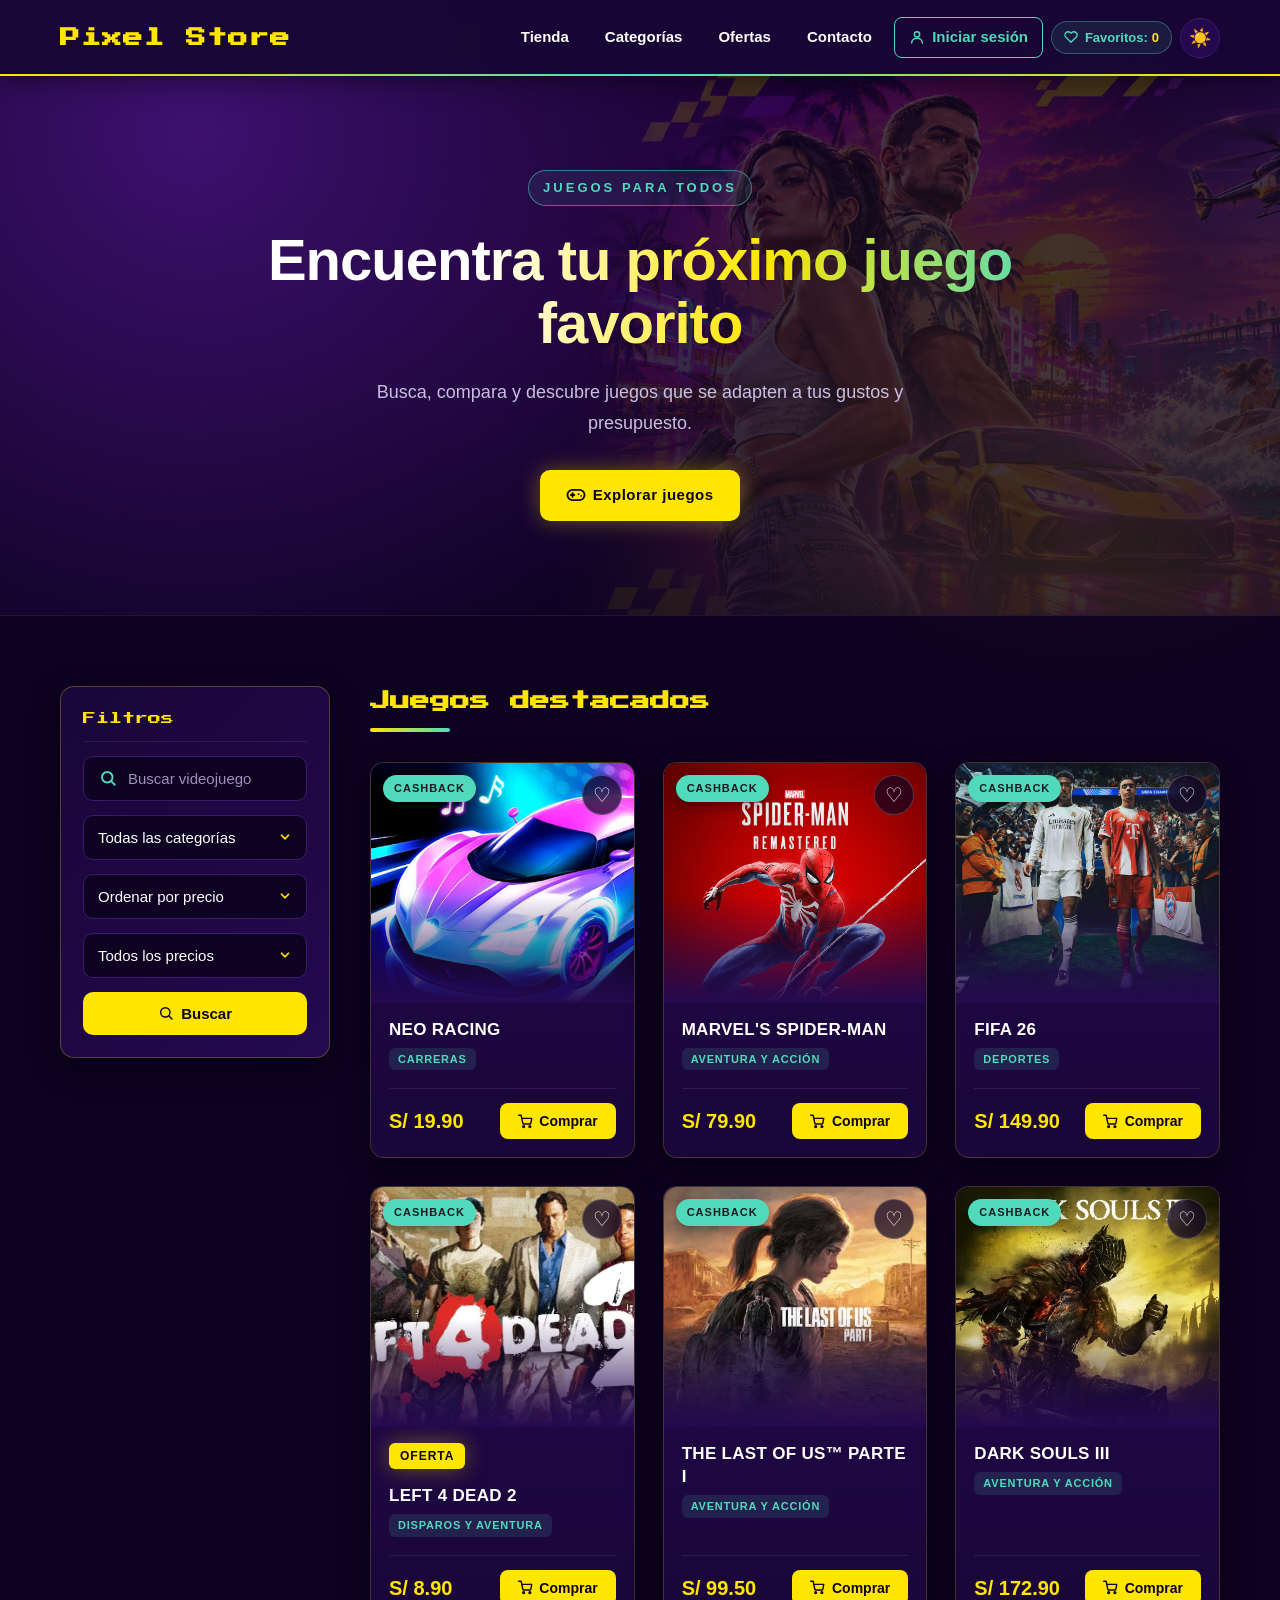
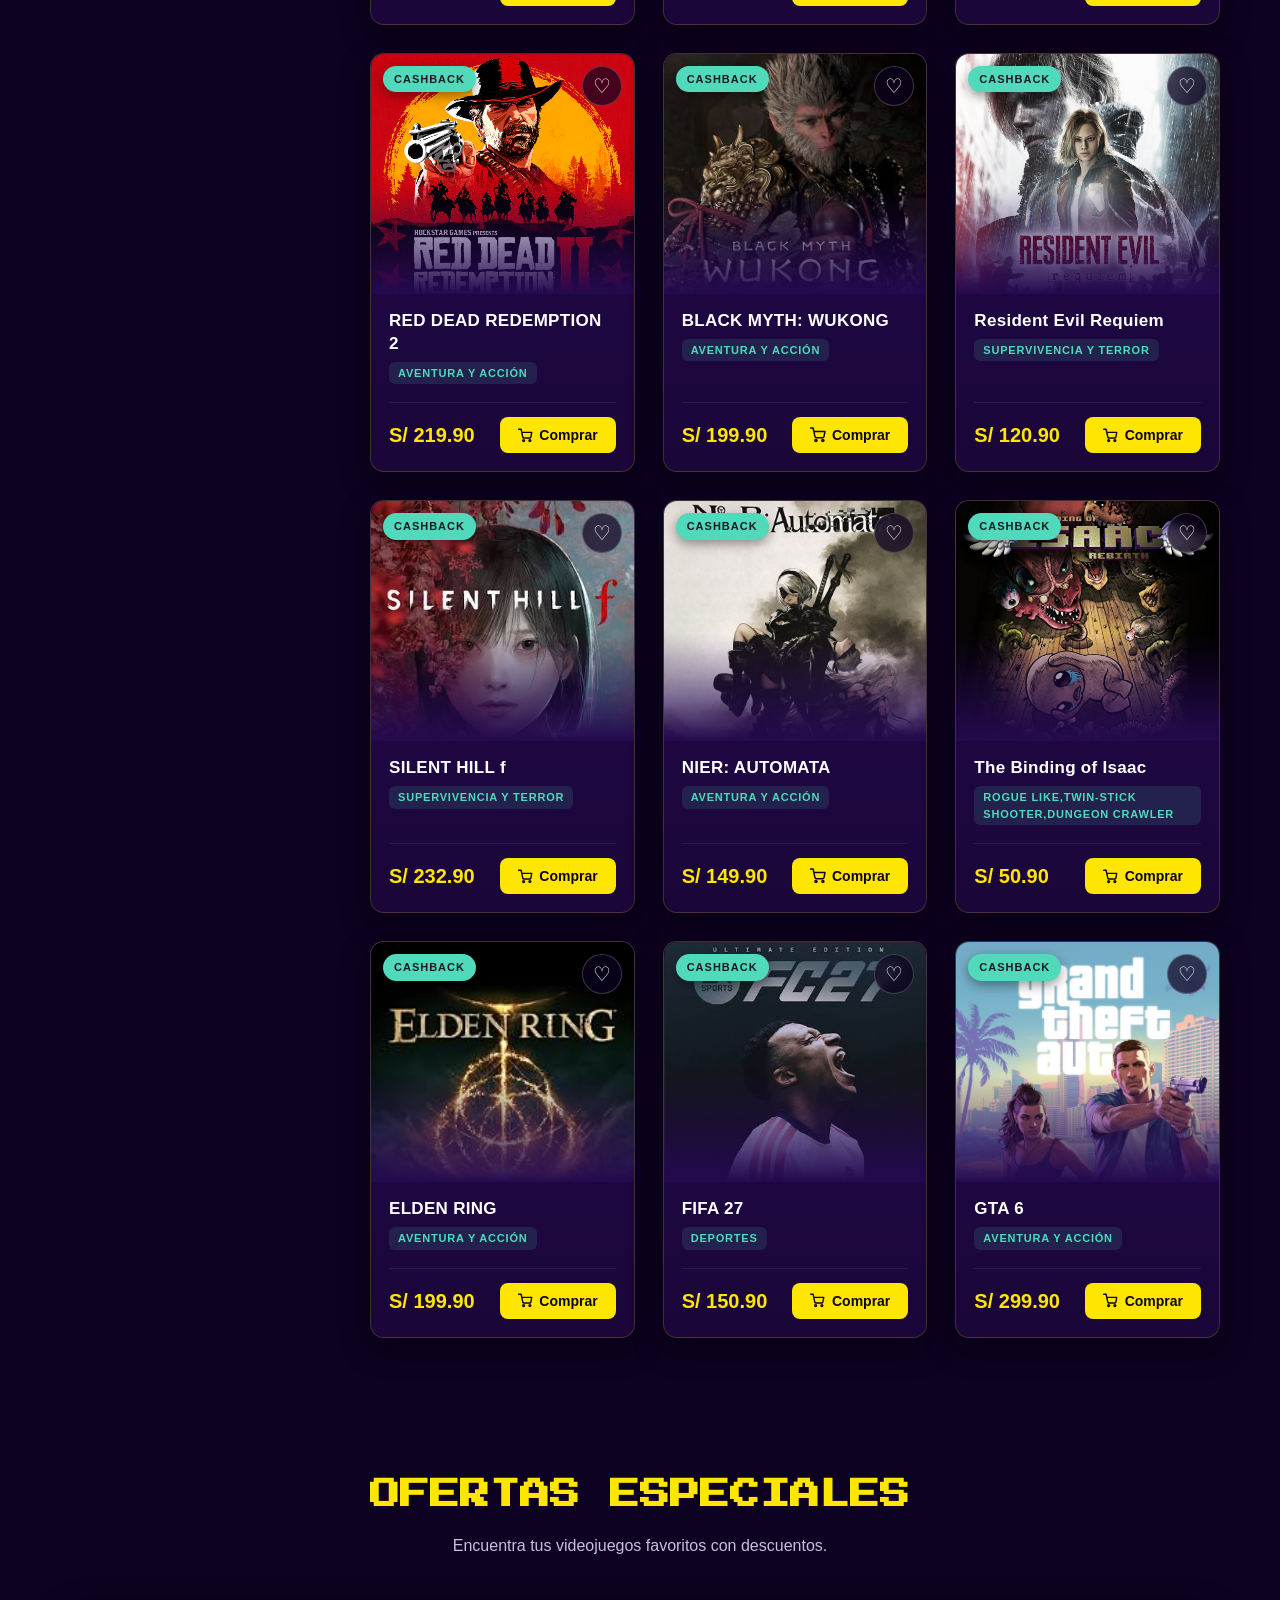
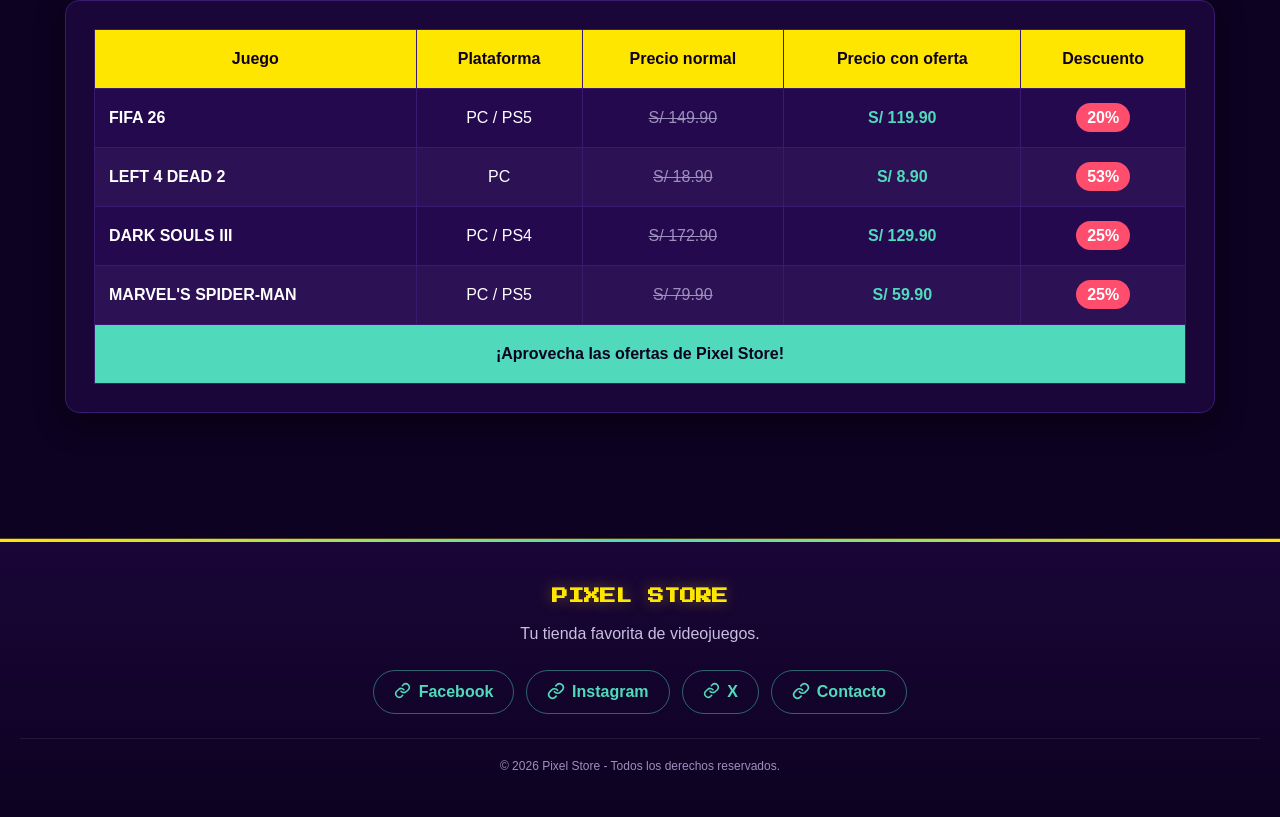
<file: index.html>
<!DOCTYPE html>
<html lang="es">

<head>
    <meta charset="UTF-8">
    <meta name="viewport" content="width=device-width, initial-scale=1.0">
    <title>Pixel Store</title>
    <link href="https://fonts.googleapis.com/css2?family=Press+Start+2P&display=swap" rel="stylesheet">
    <link rel="stylesheet" href="estilos-simple.css">
    <script src="tema.js"></script>
</head>

<body>

<!-- MENU PRINCIPAL -->
<header class="encabezado">
    <h1 class="logo">Pixel Store</h1>
    
    <!-- Boton de menu para celulares-->
    <button type="button" class="menu-toggle" id="menu-toggle">☰</button>

    <!-- OPCIONES DEL MENU (CORREGIDO) -->
    <div class="nav-links" id="nav-links">
        <nav class="menu">
            <a href="index.html">Tienda</a>
            <a href="categorias.html">Categorías</a>
            <a href="#ofertas">Ofertas</a>
            <a href="contacto.html">Contacto</a>
            
            <!-- BOTÓN PARA INICIAR SESIÓN -->
            <a href="#" id="abrir-sesion">Iniciar sesión</a>
            <span class="contador-fav">Favoritos: <span id="total-fav">0</span></span>

            <!-- BOTÓN MODO OSCURO / CLARO -->
            <button type="button" class="boton-tema" id="boton-tema" aria-label="Cambiar entre modo oscuro y claro">☀️</button>
            
            <!-- MENÚ DE USUARIO -->
            <div id="menu-usuario" style="display: none; align-items: center; gap: 15px;">
                <a href="perfil.html" id="enlace-perfil" style="color: #FFD700; text-decoration: none; font-weight: bold;">
                    Hola, <span id="nombre-usuario">Usuario</span>
                </a>
                <a href="#" id="cerrar-sesion-usuario" style="color: white; text-decoration: none;">(Salir)</a>
            </div>
        </nav>
    </div>
</header>

<!-- PORTADA PRINCIPAL -->
<section class="portada">
    <div class="imagen-portada">
        <img src="gta6-banner.png" alt="Promoción de GTA VI">
    </div>
    <div class="capa-oscura"></div>
    <div class="contenido-portada">
        <p class="destacado">Juegos para todos</p>
        <h2>Encuentra tu próximo juego favorito</h2>
        <p>Busca, compara y descubre juegos que se adapten a tus gustos y presupuesto.</p>
        <a href="#juegos" class="boton">Explorar juegos</a>
    </div>
</section>

<!-- SECCION DE JUEGOS -->
<section class="seccion-juegos" id="juegos">
    <h2>Juegos destacados</h2>

    <!-- BUSCADOR Y FILTROS -->
    <div class="buscador-filtros">
        <input type="text" id="buscador" placeholder="Buscar videojuego">

        <select id="filtro-categorias">
            <option value="">Todas las categorías</option>
            <option value="carreras">Carreras</option>
            <option value="aventura">Aventura</option>
            <option value="disparos">Disparos</option>
            <option value="deportes">Deportes</option>
            <option value="accion">Acción</option>
            <option value="terror">Terror</option>
        </select>

        <!-- FILTRO DE ORDEN POR PRECIO -->
        <select id="ordenar-precio" onchange="ordenarJuegos(this.value)">
            <option value="">Ordenar por precio</option>
            <option value="menor">Menor a mayor</option>
            <option value="mayor">Mayor a menor</option>
        </select>

        <select id="filtro-precio">
            <option value="">Todos los precios</option>
            <option value="0-50">S/ 0 - S/ 50</option>
            <option value="51-100">S/ 51 - S/ 100</option>
            <option value="101-200">S/ 101 - S/ 200</option>
            <option value="201-300">S/ 201 - S/ 300</option>
        </select>

        <button type="button" class="boton-buscar">Buscar</button>
    </div>

    <!-- LISTA DE JUEGOS -->
    <div class="lista-juegos">
        <!-- PRIMER JUEGO -->
        <div class="tarjeta-juego" data-id="neo-racing">
            <div class="imagen-juego">
                <img src="neo-racing.jpeg.jpeg" alt="Portada de Neo Racing">
                <span style="position: relative; top: -14px; background-color: #50dabb; color: #171a21; padding: 7px; font-weight: bold;">CASHBACK </span>
            </div>
            <h3><a href="juego.html?id=neo-racing">NEO RACING</a></h3>
            <button type="button" class="btn-fav">♡</button>
            <p>CARRERAS</p>
            <div class="compra">
                <span>S/ 19.90</span>
                <button type="button">Comprar</button>
            </div>
        </div>

        <!-- SEGUNDO JUEGO -->
        <div class="tarjeta-juego" data-id="spider-man">
            <div class="imagen-juego">
                <img src="MARVEL.jpeg.JPG" alt="Portada de Marvel's Spider-Man">
                <span style="position: relative; top: -14px; background-color: #50dabb; color: #171a21; padding: 7px; font-weight: bold;">CASHBACK </span>
            </div>
            <h3><a href="juego.html?id=spider-man">MARVEL'S SPIDER-MAN</a></h3>
            <button type="button" class="btn-fav">♡</button>
            <p>AVENTURA Y ACCIÓN</p>
            <div class="compra">
                <span>S/ 79.90</span>
                <button type="button">Comprar</button>
            </div>
        </div>

        <!-- TERCER JUEGO -->
        <div class="tarjeta-juego" data-id="fifa-26">
            <div class="imagen-juego">
                <img src="FIFA26.jpg" alt="Portada de FIFA 26">
                <span style="position: relative; top: -14px; background-color: #50dabb; color: #171a21; padding: 7px; font-weight: bold;">CASHBACK </span>
            </div>
            <h3><a href="juego.html?id=fifa-26">FIFA 26</a></h3>
            <button type="button" class="btn-fav">♡</button>
            <p>DEPORTES</p>
            <div class="compra">
                <span>S/ 149.90</span>
                <button type="button">Comprar</button>
            </div>
        </div>

        <!-- CUARTO JUEGO -->
        <div class="tarjeta-juego" data-id="left-4-dead-2">
            <div class="imagen-juego">
                <img src="LEFT.jpeg" alt="Portada de Left 4 Dead 2">
                <span style="position: relative; top: -14px; background-color: #50dabb; color: #171a21; padding: 7px; font-weight: bold;">CASHBACK </span>
            </div>
            <span class="etiqueta-oferta">OFERTA</span>
            <h3><a href="juego.html?id=left-4-dead-2">LEFT 4 DEAD 2</a></h3>
            <button type="button" class="btn-fav">♡</button>
            <p>DISPAROS Y AVENTURA</p>
            <div class="compra">
                <span>S/ 8.90</span>
                <button type="button">Comprar</button>
            </div>
        </div>

        <!-- QUINTO JUEGO -->
        <div class="tarjeta-juego" data-id="the-last-of-us">
            <div class="imagen-juego">
                <img src="the last of us.jpeg" alt="Portada de The Last of Us">
                <span style="position: relative; top: -14px; background-color: #50dabb; color: #171a21; padding: 7px; font-weight: bold;">CASHBACK </span>
            </div>
            <h3><a href="juego.html?id=the-last-of-us">THE LAST OF US™ PARTE I</a></h3>
            <button type="button" class="btn-fav">♡</button>
            <p>AVENTURA Y ACCIÓN</p>
            <div class="compra">
                <span>S/ 99.50</span>
                <button type="button">Comprar</button>
            </div>
        </div>

        <!-- SEXTO JUEGO -->
        <div class="tarjeta-juego" data-id="dark-souls-3">
            <div class="imagen-juego">
                <img src="DarkSoulsIII.jpeg" alt="Portada de Dark Souls III">
                <span style="position: relative; top: -14px; background-color: #50dabb; color: #171a21; padding: 7px; font-weight: bold;">CASHBACK </span>
            </div>
            <h3><a href="juego.html?id=dark-souls-3">DARK SOULS III</a></h3>
            <button type="button" class="btn-fav">♡</button>
            <p>AVENTURA Y ACCIÓN</p>
            <div class="compra">
                <span>S/ 172.90</span>
                <button type="button">Comprar</button>
            </div>
        </div>

        <!-- SEPTIMO JUEGO -->
        <div class="tarjeta-juego" data-id="red-dead-redemption-2">
            <div class="imagen-juego">
                <img src="red dead.jpeg" alt="Portada de Red Dead Redemption 2">
                <span style="position: relative; top: -14px; background-color: #50dabb; color: #171a21; padding: 7px; font-weight: bold;">CASHBACK </span>
            </div>
            <h3><a href="juego.html?id=red-dead-redemption-2">RED DEAD REDEMPTION 2</a></h3>
            <button type="button" class="btn-fav">♡</button>
            <p>AVENTURA Y ACCIÓN</p>
            <div class="compra">
                <span>S/ 219.90</span>
                <button type="button">Comprar</button>
            </div>
        </div>

        <!-- OCTAVO JUEGO -->
        <div class="tarjeta-juego" data-id="black-myth-wukong">
            <div class="imagen-juego">
                <img src="black myth wukong.jpeg" alt="Portada de Black Myth Wukong">
                <span style="position: relative; top: -14px; background-color: #50dabb; color: #171a21; padding: 7px; font-weight: bold;">CASHBACK </span>
            </div>
            <h3><a href="juego.html?id=black-myth-wukong">BLACK MYTH: WUKONG</a></h3>
            <button type="button" class="btn-fav">♡</button>
            <p>AVENTURA Y ACCIÓN</p>
            <div class="compra">
                <span>S/ 199.90</span>
                <button type="button">Comprar</button>
            </div>
        </div>

        <!-- NOVENO JUEGO -->
         <div class="tarjeta-juego" data-id="Resident Evil Requiem">
            <div class="imagen-juego">
                 <img src="resident evil.jpeg" alt="Portada de Resident Evil Requiem">
                <span style="position: relative; top: -14px; background-color: #50dabb; color: #171a21; padding: 7px; font-weight: bold;">CASHBACK </span>
            </div>
            <h3><a href="juego.html?id=Resident Evil Requiem">Resident Evil Requiem</a></h3>
            <button type="button" class="btn-fav">♡</button>
            <p>SUPERVIVENCIA Y TERROR</p>
            <div class="compra">
                <span>S/ 120.90</span>
                <button type="button">Comprar</button>
            </div>
        </div>

        <!-- TARJETA SILENT HILL -->
        <div class="tarjeta-juego" data-id="silent-hill-f">
            <div class="imagen-juego">
                <img src="Silent hill f.jpeg" alt="Portada de Silent Hill f">
                <span style="position: relative; top: -14px; background-color: #50dabb; color: #171a21; padding: 7px; font-weight: bold;">CASHBACK </span>
            </div>
            <h3><a href="juego.html?id=silent-hill-f">SILENT HILL f</a></h3>
            <button type="button" class="btn-fav">♡</button>
            <p>SUPERVIVENCIA Y TERROR</p>
            <div class="compra">
                <span>S/ 232.90</span>
                <button type="button">Comprar</button>
            </div>
        </div> 

        <!-- TARJETA NIER: AUTOMATA -->
        <div class="tarjeta-juego" data-id="nier-automata">
            <div class="imagen-juego">
                <img src="nier_automata.jpeg" alt="Portada de Nier Automata">
                <span style="position: relative; top: -14px; background-color: #50dabb; color: #171a21; padding: 7px; font-weight: bold;">CASHBACK </span>
            </div>
            <h3><a href="juego.html?id=nier-automata">NIER: AUTOMATA</a></h3>
            <button type="button" class="btn-fav">♡</button>
            <p>AVENTURA Y ACCIÓN</p>
            <div class="compra">
                <span>S/ 149.90</span>
                <button type="button">Comprar</button>
            </div>
        </div> 

        <!-- TARJETA The Binding of Isaac -->
        <div class="tarjeta-juego" data-id="binding-of-isaac">
            <div class="imagen-juego">
                <img src="isaac.jpeg" alt="Portada de The Binding of Isaac">
                <span style="position: relative; top: -14px; background-color: #50dabb; color: #171a21; padding: 7px; font-weight: bold;">CASHBACK </span>
            </div>
            <h3><a href="juego.html?id=binding-of-isaac">The Binding of Isaac</a></h3>
            <button type="button" class="btn-fav">♡</button>
            <p>Rogue like,Twin-stick Shooter,Dungeon Crawler</p>
            <div class="compra">
                <span>S/ 50.90</span>
                <button type="button">Comprar</button>
            </div>
        </div> 

        <!-- TARJETA ELDEN RING -->
        <div class="tarjeta-juego" data-id="elden-ring">
            <div class="imagen-juego">
                <img src="elden-ring.jpeg" alt="Portada de Elden Ring">
                <span style="position: relative; top: -14px; background-color: #50dabb; color: #171a21; padding: 7px; font-weight: bold;">CASHBACK </span>
            </div>
            <h3><a href="juego.html?id=elden-ring">ELDEN RING</a></h3>
            <button type="button" class="btn-fav">♡</button>
            <p>AVENTURA Y ACCIÓN</p>
            <div class="compra">
                <span>S/ 199.90</span>
                <button type="button">Comprar</button>
            </div>
        </div>
        
        <!-- TARJETA FIFA 27 -->
          <div class="tarjeta-juego" data-id="FIFA 27">
            <div class="imagen-juego">
                <img src="fifa-27.jpeg" alt="Portada de FIFA 27">
                <span style="position: relative; top: -14px; background-color: #50dabb; color: #171a21; padding: 7px; font-weight: bold;">CASHBACK </span>
            </div>
            <h3><a href="juego.html?id=FIFA 27">FIFA 27</a></h3>
            <button type="button" class="btn-fav">♡</button>
            <p>DEPORTES</p>
            <div class="compra">
                <span>S/ 150.90</span>
                <button type="button">Comprar</button>
            </div>
        </div>
        
        <!-- TARJETA DE GTA 6-->
         <div class="tarjeta-juego"data-id="GTA 6">
            <div class="imagen-juego">
                <img src="gta-6.jpeg" alt="Portada de GTA 6">
                <span style="position: relative; top: -14px; background-color: #50dabb; color: #171a21; padding: 7px; font-weight: bold;">CASHBACK </span>
            </div>
             <h3><a href="juego.html?id=GTA 6">GTA 6</a></h3>
            <button type="button" class="btn-fav">♡</button>
            <p>AVENTURA Y ACCIÓN</p>
            <div class="compra">
                <span>S/ 299.90</span>
                <button type="button">Comprar</button>
            </div>
        </div>
    </div>
</section>

<!-- VENTANA DE INICIO DE SESION, REGISTRO Y RECUPERACION -->
<div class="ventana-sesion" id="ventana-sesion">
    <div class="caja-sesion">
        <button type="button" class="cerrar-sesion" id="cerrar-sesion">✕</button>

        <form class="formulario-sesion" id="form-login">
            <h2>Iniciar sesión</h2>
            <label for="login-correo">Correo electrónico</label>
            <input type="email" id="login-correo" placeholder="tucorreo@ejemplo.com" required>
            <label for="login-clave">Contraseña</label>
            <div class="campo-clave">
                <input type="password" id="login-clave" placeholder="Tu contraseña" required>
                <button type="button" class="ver-clave" data-campo="login-clave">Mostrar</button>
            </div>
            <div class="opciones-login">
                <label class="recordar"><input type="checkbox" id="recordar-sesion"> Recordarme</label>
                <a href="#" id="ir-recuperar">¿Olvidaste tu contraseña?</a>
            </div>
            <button type="submit" class="boton">Ingresar</button>
            <div class="separador"><span>O continúa con</span></div>
            <div class="botones-sociales">
                <button type="button" class="social">Google</button>
                <button type="button" class="social">Facebook</button>
                <button type="button" class="social">Steam</button>
            </div>
            <p class="texto-registro">¿No tienes cuenta? <a href="#" id="ir-registro">Regístrate</a></p>
        </form>

        <form class="formulario-sesion" id="form-registro" style="display:none">
            <h2>Crear cuenta</h2>
            <label for="reg-nombre">Nombre</label>
            <input type="text" id="reg-nombre" placeholder="Tu nombre" required>
            <label for="reg-correo">Correo electrónico</label>
            <input type="email" id="reg-correo" placeholder="tucorreo@ejemplo.com" required>
            <label for="reg-clave">Contraseña (mínimo 6 caracteres)</label>
            <div class="campo-clave">
                <input type="password" id="reg-clave" minlength="6" required>
                <button type="button" class="ver-clave" data-campo="reg-clave">Mostrar</button>
            </div>
            <label for="reg-confirmar">Confirmar contraseña</label>
            <div class="campo-clave">
                <input type="password" id="reg-confirmar" minlength="6" required>
                <button type="button" class="ver-clave" data-campo="reg-confirmar">Mostrar</button>
            </div>
            <button type="submit" class="boton">Registrarme</button>
            <p class="texto-registro">¿Ya tienes cuenta? <a href="#" id="ir-login">Inicia sesión</a></p>
        </form>

        <form class="formulario-sesion" id="form-recuperar" style="display:none">
            <h2>Recuperar contraseña</h2>
            <p class="texto-ayuda">Escribe el correo electrónico con el que registraste tu cuenta.</p>
            <label for="rec-correo">Correo electrónico</label>
            <input type="email" id="rec-correo" placeholder="tucorreo@ejemplo.com" required>
            <label for="rec-clave">Nueva contraseña</label>
            <div class="campo-clave">
                <input type="password" id="rec-clave" minlength="6" required>
                <button type="button" class="ver-clave" data-campo="rec-clave">Mostrar</button>
            </div>
            <label for="rec-confirmar">Confirmar nueva contraseña</label>
            <div class="campo-clave">
                <input type="password" id="rec-confirmar" minlength="6" required>
                <button type="button" class="ver-clave" data-campo="rec-confirmar">Mostrar</button>
            </div>
            <button type="submit" class="boton">Cambiar contraseña</button>
            <p class="texto-registro"><a href="#" id="volver-login">Volver al inicio de sesión</a></p>
        </form>

        <p id="mensaje-sesion" class="mensaje-sesion"></p>
    </div>
</div>
<!-- BOTÓN IR ARRIBA (Movido aquí para que esté antes de los scripts) -->
<button id="btn-ir-arriba" class="boton-arriba" onclick="irArriba()" title="Ir al inicio">
↑
</button>

<!--0fertas-->
<section id="ofertas" class="pagina-ofertas">

    <div class="encabezado-ofertas">
        <h2>OFERTAS ESPECIALES</h2>
        <p>Encuentra tus videojuegos favoritos con descuentos.</p>
    </div>

    <div class="contenedor-tabla-ofertas">
        <div class="tabla-scroll">
            <table class="tabla-ofertas">

                <thead>
                    <tr>
                        <th>Juego</th>
                        <th>Plataforma</th>
                        <th>Precio normal</th>
                        <th>Precio con oferta</th>
                        <th>Descuento</th>
                    </tr>
                </thead>

                <tbody>
                    <tr>
                        <td class="nombre-juego">FIFA 26</td>
                        <td>PC / PS5</td>
                        <td class="precio-normal">S/ 149.90</td>
                        <td class="precio-oferta">S/ 119.90</td>
                        <td><spam class="etiqueta-descuento">20%</spam></td>
                    </tr>

                    <tr>
                        <td class="nombre-juego">LEFT 4 DEAD 2</td>
                        <td>PC</td>
                        <td class="precio-normal">S/ 18.90</td>
                        <td class="precio-oferta">S/ 8.90</td>
                        <td><spam class="etiqueta-descuento">53%</spam></td>
                    </tr>

                    <tr>
                        <td class="nombre-juego">DARK SOULS III</td>
                        <td>PC / PS4</td>
                        <td class="precio-normal">S/ 172.90</td>
                        <td class="precio-oferta">S/ 129.90</td>
                        <td><span class="etiqueta-descuento">25%</span></td>
                    </tr>
                     <tr>
                            <td class="nombre-juego">MARVEL'S SPIDER-MAN</td>
                            <td>PC / PS5</td>
                            <td class="precio-normal">S/ 79.90</td>
                            <td class="precio-oferta">S/ 59.90</td>
                            <td><span class="etiqueta-descuento">25%</span></td>
                    </tr>

                </tbody>

                <tfoot>
                    <tr>
                        <td colspan="5">
                            ¡Aprovecha las ofertas de Pixel Store!
                        </td>
                    </tr>
                </tfoot>

            </table>
        </div>
    </div>

</section>

<!-- SCRIPTS -->
<script src="busqueda.js"></script>
<script src="sesion.js"></script>
<script src="tienda.js"></script>
<script src="pagos.js"></script>
<script src="favoritos.js"></script>
<script src="eventos.js"></script>
<script src="menu.js"></script>
<script src="ordenar.js"></script>

<audio id="musica-fondo" loop preload="auto">
    <source src="musica-fondo.mp3" type="audio/mpeg">
</audio>

<script>
    const musica = document.getElementById("musica-fondo");

    musica.volume = 0.35;

    function iniciarMusica() {
        musica.play().then(() => {
            document.removeEventListener("click", iniciarMusica);
            document.removeEventListener("keydown", iniciarMusica);
        }).catch(error => {
            console.log("Esperando interacción para reproducir música.");
        });
    }

    document.addEventListener("click", iniciarMusica);
    document.addEventListener("keydown", iniciarMusica);
</script>
    <!-- FOOTER DE PIXEL STORE -->
<footer class="footer">
    <h2>PIXEL STORE</h2>
    <p>Tu tienda favorita de videojuegos.</p>
    <div class="redes-sociales">
        <a href="https://facebook.com/" target="_blank">Facebook</a>
        <a href="https://instagram.com/" target="_blank">Instagram</a>
        <a href="https://x.com/" target="_blank">X</a>
        <a href="contacto.html">Contacto</a>
    </div>
    <p class="copyright">© 2026 Pixel Store - Todos los derechos reservados.</p>
</footer>
</body>
</html>
</file>
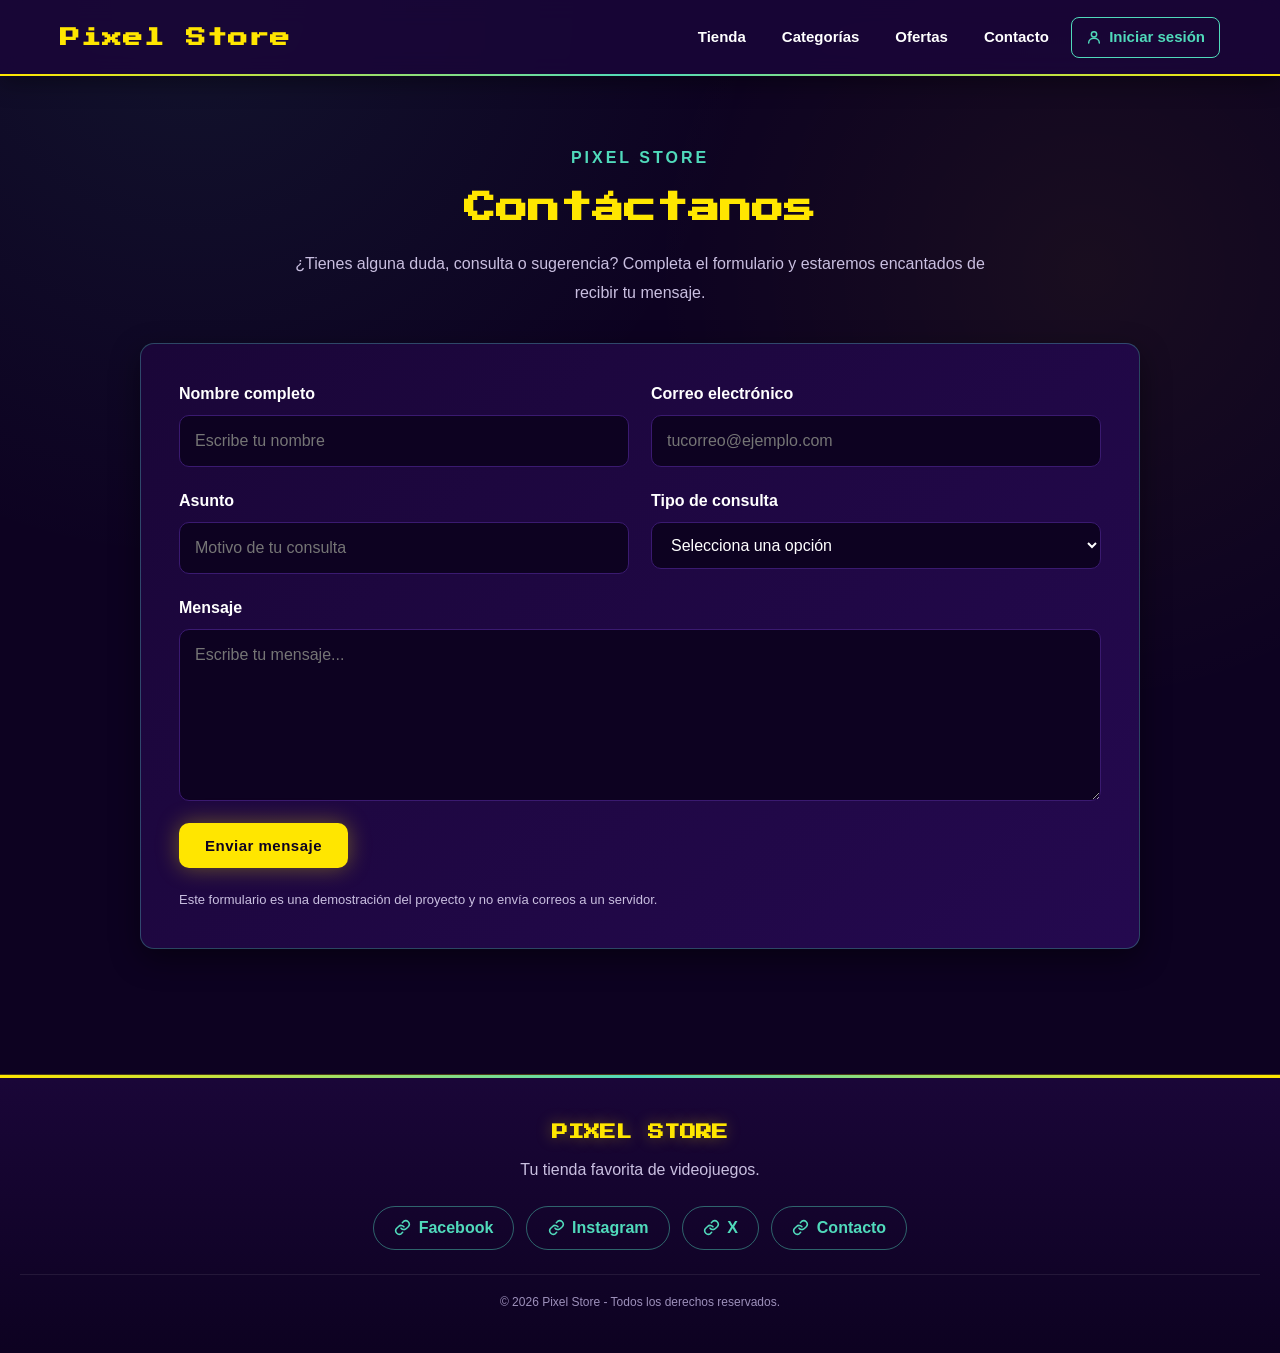
<file: contacto.html>
<!DOCTYPE html>
<html lang="es">
<head>
    <meta charset="UTF-8">
    <meta name="viewport" content="width=device-width, initial-scale=1.0">
    <title>Contacto | Pixel Store</title>
    <link href="https://fonts.googleapis.com/css2?family=Press+Start+2P&display=swap" rel="stylesheet">
    <link rel="stylesheet" href="estilos-simple.css">
    <script src="tema.js"></script>
</head>
<body>
    <header class="encabezado">
        <h1 class="logo">Pixel Store</h1>
        <button type="button" class="menu-toggle" id="menu-toggle" aria-label="Abrir menú">☰</button>
        <div class="nav-links" id="nav-links">
            <nav class="menu">
                <a href="index.html">Tienda</a>
                <a href="categorias.html">Categorías</a>
                <a href="index.html#ofertas">Ofertas</a>
                <a href="contacto.html" aria-current="page">Contacto</a>
                <a href="index.html#abrir-sesion" id="abrir-sesion">Iniciar sesión</a>
            </nav>
        </div>
    </header>

    <main class="contacto-contenedor">
        <section class="contacto-intro">
            <p class="contacto-etiqueta">PIXEL STORE</p>
            <h2>Contáctanos</h2>
            <p>¿Tienes alguna duda, consulta o sugerencia? Completa el formulario y estaremos encantados de recibir tu mensaje.</p>
        </section>

        <section class="contacto-panel">
            <form id="form-contacto" class="formulario-contacto" novalidate>
                <div class="contacto-campo">
                    <label for="contacto-nombre">Nombre completo</label>
                    <input type="text" id="contacto-nombre" name="nombre" placeholder="Escribe tu nombre" required>
                </div>

                <div class="contacto-campo">
                    <label for="contacto-correo">Correo electrónico</label>
                    <input type="email" id="contacto-correo" name="correo" placeholder="tucorreo@ejemplo.com" required>
                </div>

                <div class="contacto-campo">
                    <label for="contacto-asunto">Asunto</label>
                    <input type="text" id="contacto-asunto" name="asunto" placeholder="Motivo de tu consulta" required>
                </div>

                <div class="contacto-campo">
                    <label for="contacto-tipo">Tipo de consulta</label>
                    <select id="contacto-tipo" name="tipo" required>
                        <option value="">Selecciona una opción</option>
                        <option value="consulta">Consulta general</option>
                        <option value="compra">Consulta sobre una compra</option>
                        <option value="producto">Información de un producto</option>
                        <option value="problema">Reportar un problema</option>
                        <option value="sugerencia">Sugerencia</option>
                        <option value="otro">Otro</option>
                    </select>
                </div>

                <div class="contacto-campo contacto-campo-completo">
                    <label for="contacto-mensaje">Mensaje</label>
                    <textarea id="contacto-mensaje" name="mensaje" rows="6" placeholder="Escribe tu mensaje..." required></textarea>
                </div>

                <button type="submit" class="boton contacto-enviar">Enviar mensaje</button>
                <p class="contacto-nota">Este formulario es una demostración del proyecto y no envía correos a un servidor.</p>
            </form>
        </section>
    </main>

    <footer class="footer">
        <h2>PIXEL STORE</h2>
        <p>Tu tienda favorita de videojuegos.</p>
        <div class="redes-sociales">
            <a href="https://facebook.com/" target="_blank" rel="noopener noreferrer">Facebook</a>
            <a href="https://instagram.com/" target="_blank" rel="noopener noreferrer">Instagram</a>
            <a href="https://x.com/" target="_blank" rel="noopener noreferrer">X</a>
            <a href="contacto.html">Contacto</a>
        </div>
        <p class="copyright">© 2026 Pixel Store - Todos los derechos reservados.</p>
    </footer>

    <script src="menu.js"></script>
    <script src="contacto.js"></script>
</body>
</html>
</file>
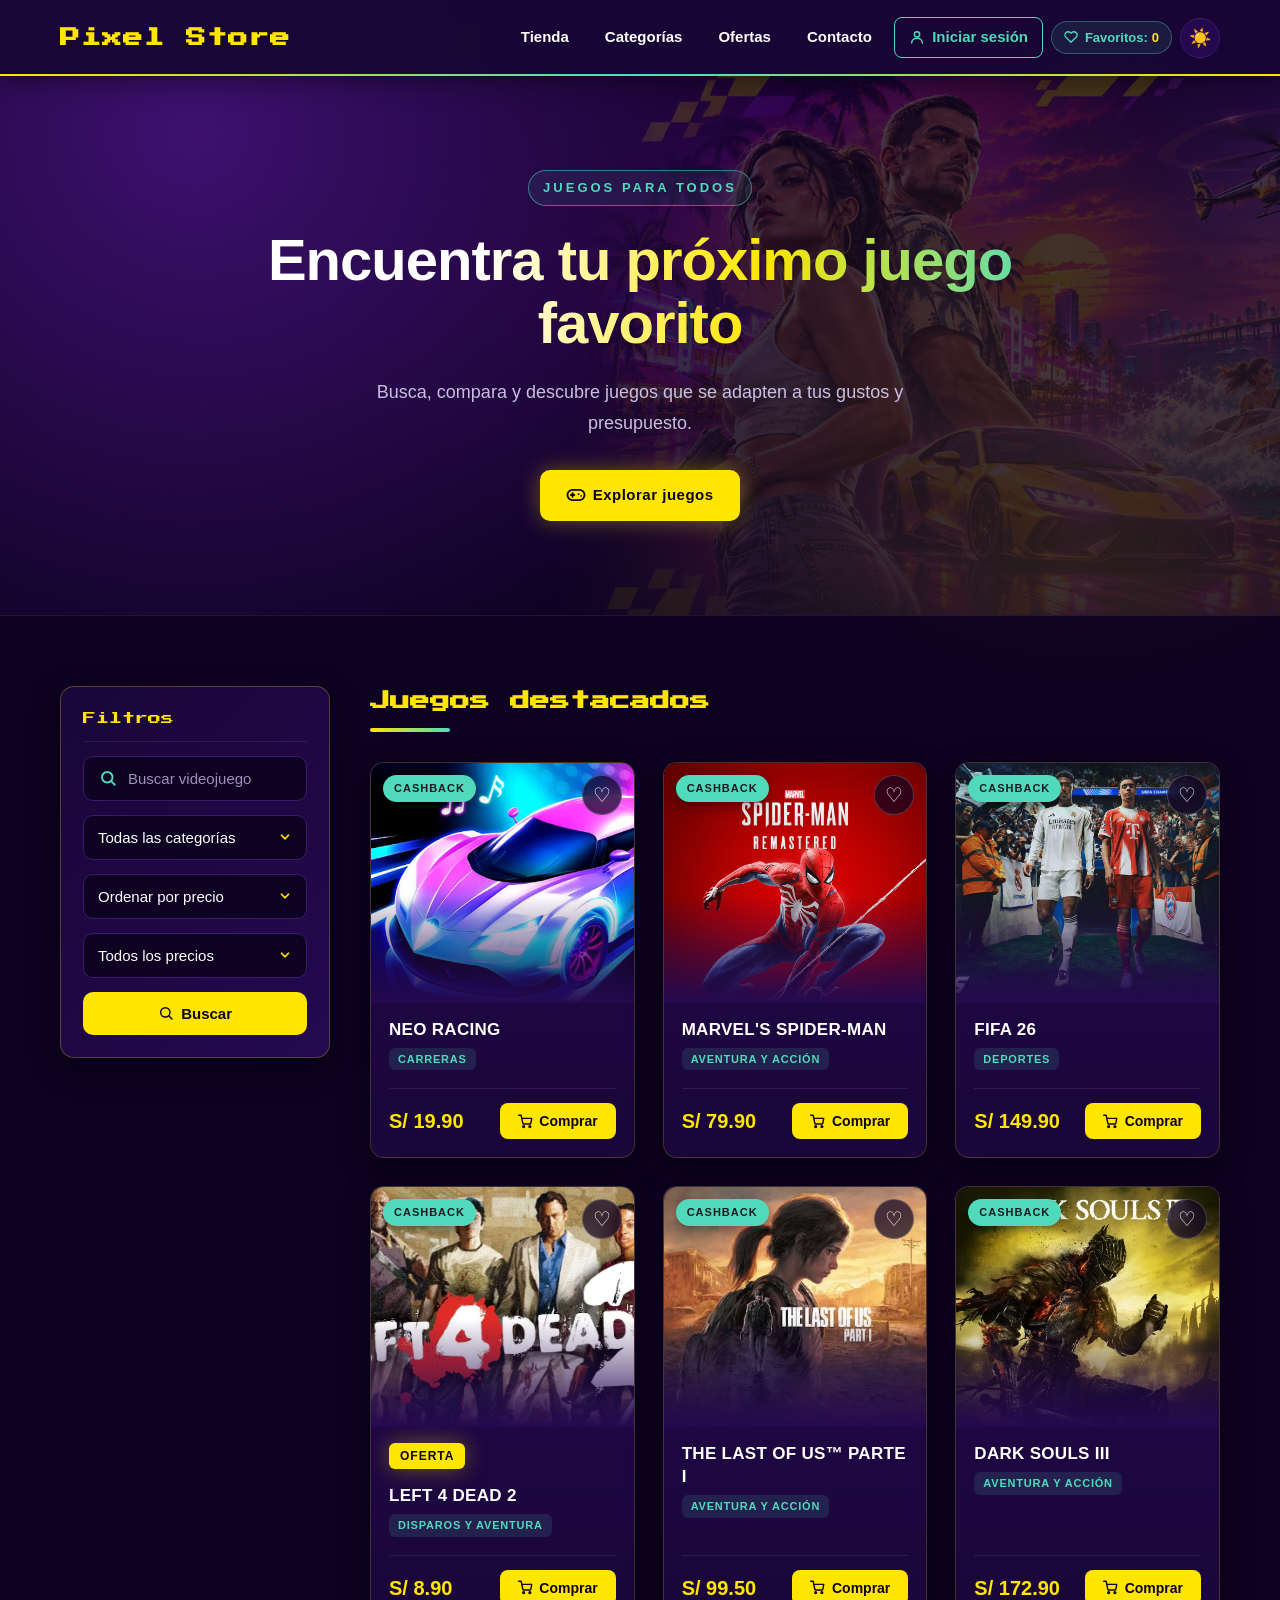
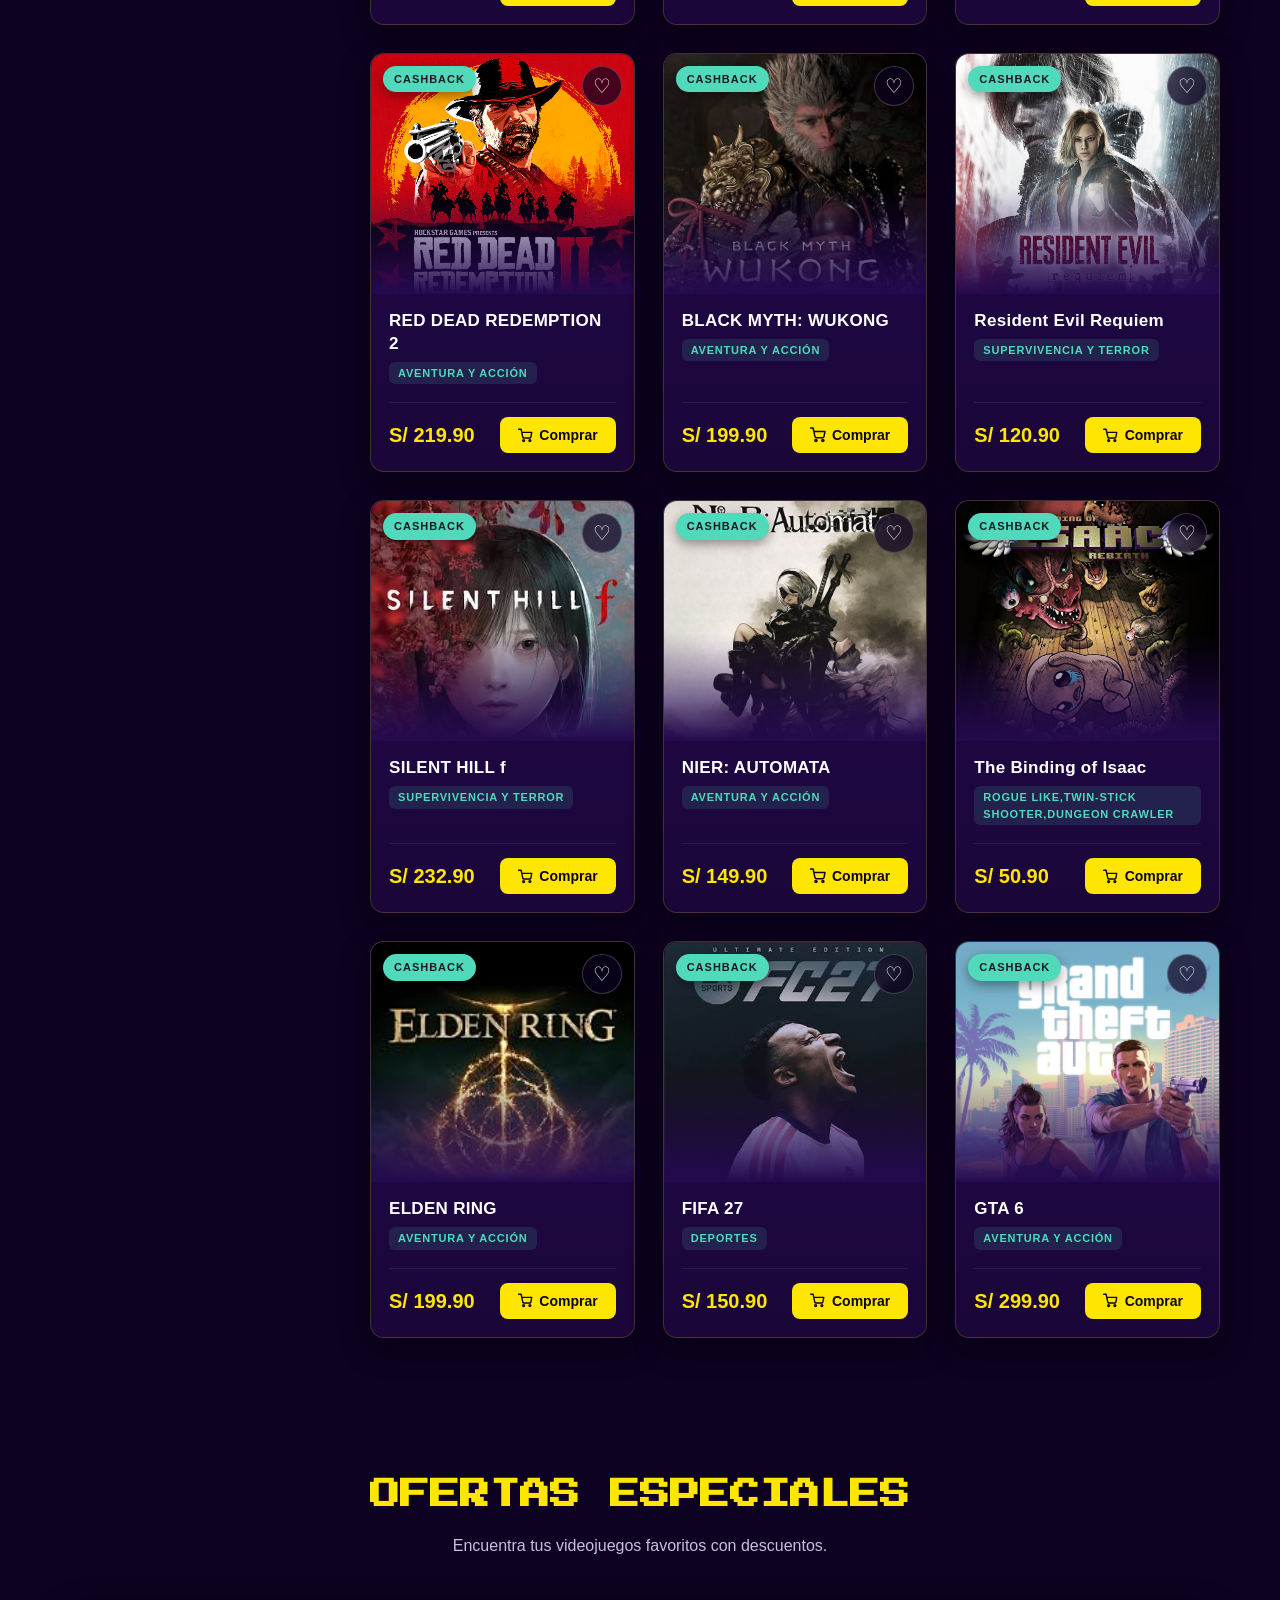
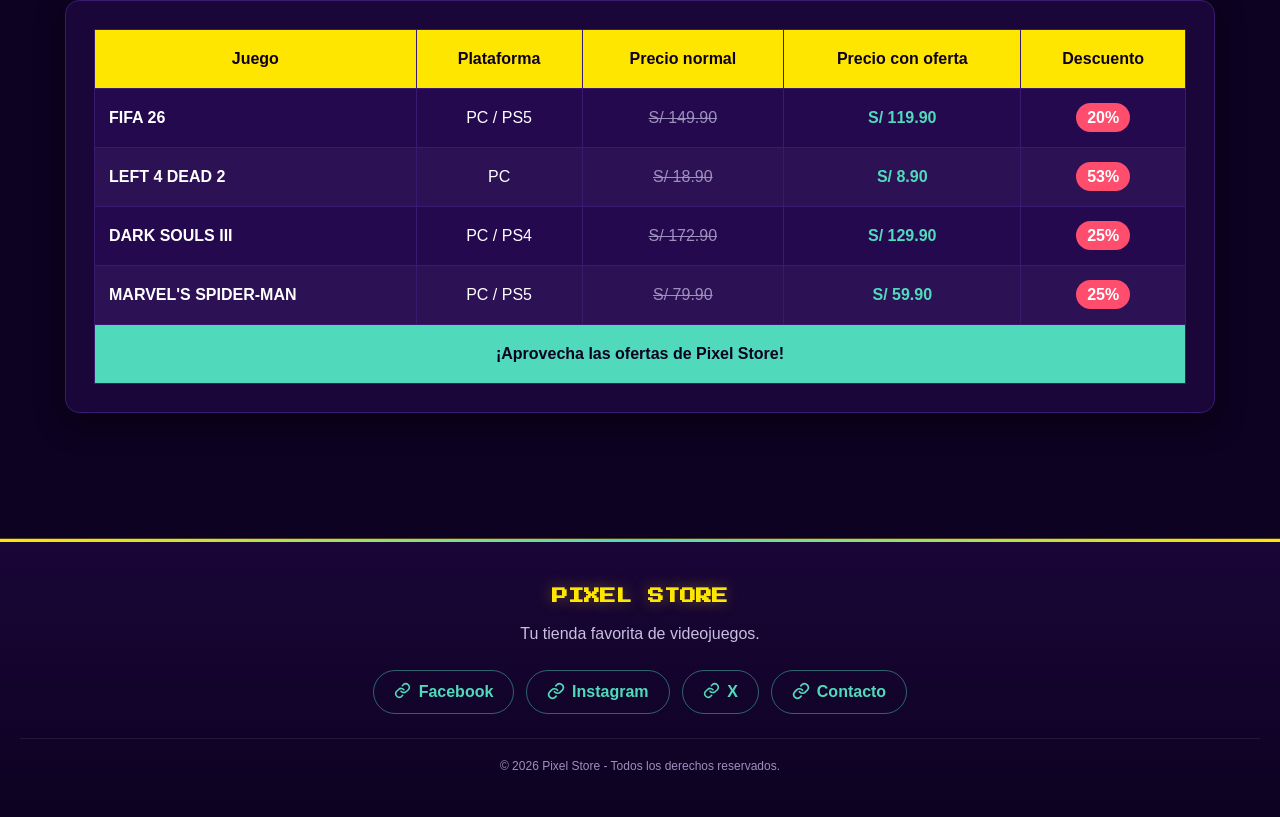
<file: index (1).html>
<!DOCTYPE html>
<html lang="es">

<head>
    <meta charset="UTF-8">
    <meta name="viewport" content="width=device-width, initial-scale=1.0">
    <title>Pixel Store</title>
    <link href="https://fonts.googleapis.com/css2?family=Press+Start+2P&display=swap" rel="stylesheet">
    <link rel="stylesheet" href="estilos-simple.css">
    <script src="tema.js"></script>
</head>

<body>

<!-- MENU PRINCIPAL -->
<header class="encabezado">
    <h1 class="logo">Pixel Store</h1>
    
    <!-- Boton de menu para celulares-->
    <button type="button" class="menu-toggle" id="menu-toggle">☰</button>

    <!-- OPCIONES DEL MENU (CORREGIDO) -->
    <div class="nav-links" id="nav-links">
        <nav class="menu">
            <a href="index.html">Tienda</a>
            <a href="categorias.html">Categorías</a>
            <a href="#ofertas">Ofertas</a>
            <a href="contacto.html">Contacto</a>
            
            <!-- BOTÓN PARA INICIAR SESIÓN -->
            <a href="#" id="abrir-sesion">Iniciar sesión</a>
            <span class="contador-fav">Favoritos: <span id="total-fav">0</span></span>

            <!-- BOTÓN MODO OSCURO / CLARO -->
            <button type="button" class="boton-tema" id="boton-tema" aria-label="Cambiar entre modo oscuro y claro">☀️</button>
            
            <!-- MENÚ DE USUARIO -->
            <div id="menu-usuario" style="display: none; align-items: center; gap: 15px;">
                <a href="perfil.html" id="enlace-perfil" style="color: #FFD700; text-decoration: none; font-weight: bold;">
                    Hola, <span id="nombre-usuario">Usuario</span>
                </a>
                <a href="#" id="cerrar-sesion-usuario" style="color: white; text-decoration: none;">(Salir)</a>
            </div>
        </nav>
    </div>
</header>

<!-- PORTADA PRINCIPAL -->
<section class="portada">
    <div class="imagen-portada">
        <img src="gta6-banner.png" alt="Promoción de GTA VI">
    </div>
    <div class="capa-oscura"></div>
    <div class="contenido-portada">
        <p class="destacado">Juegos para todos</p>
        <h2>Encuentra tu próximo juego favorito</h2>
        <p>Busca, compara y descubre juegos que se adapten a tus gustos y presupuesto.</p>
        <a href="#juegos" class="boton">Explorar juegos</a>
    </div>
</section>

<!-- SECCION DE JUEGOS -->
<section class="seccion-juegos" id="juegos">
    <h2>Juegos destacados</h2>

    <!-- BUSCADOR Y FILTROS -->
    <div class="buscador-filtros">
        <input type="text" id="buscador" placeholder="Buscar videojuego">

        <select id="filtro-categorias">
            <option value="">Todas las categorías</option>
            <option value="carreras">Carreras</option>
            <option value="aventura">Aventura</option>
            <option value="disparos">Disparos</option>
            <option value="deportes">Deportes</option>
            <option value="accion">Acción</option>
            <option value="terror">Terror</option>
        </select>

        <!-- FILTRO DE ORDEN POR PRECIO -->
        <select id="ordenar-precio" onchange="ordenarJuegos(this.value)">
            <option value="">Ordenar por precio</option>
            <option value="menor">Menor a mayor</option>
            <option value="mayor">Mayor a menor</option>
        </select>

        <select id="filtro-precio">
            <option value="">Todos los precios</option>
            <option value="0-50">S/ 0 - S/ 50</option>
            <option value="51-100">S/ 51 - S/ 100</option>
            <option value="101-200">S/ 101 - S/ 200</option>
            <option value="201-300">S/ 201 - S/ 300</option>
        </select>

        <button type="button" class="boton-buscar">Buscar</button>
    </div>

    <!-- LISTA DE JUEGOS -->
    <div class="lista-juegos">
        <!-- PRIMER JUEGO -->
        <div class="tarjeta-juego" data-id="neo-racing">
            <div class="imagen-juego">
                <img src="neo-racing.jpeg.jpeg" alt="Portada de Neo Racing">
                <span style="position: relative; top: -14px; background-color: #50dabb; color: #171a21; padding: 7px; font-weight: bold;">CASHBACK </span>
            </div>
            <h3><a href="juego.html?id=neo-racing">NEO RACING</a></h3>
            <button type="button" class="btn-fav">♡</button>
            <p>CARRERAS</p>
            <div class="compra">
                <span>S/ 19.90</span>
                <button type="button">Comprar</button>
            </div>
        </div>

        <!-- SEGUNDO JUEGO -->
        <div class="tarjeta-juego" data-id="spider-man">
            <div class="imagen-juego">
                <img src="MARVEL.jpeg.JPG" alt="Portada de Marvel's Spider-Man">
                <span style="position: relative; top: -14px; background-color: #50dabb; color: #171a21; padding: 7px; font-weight: bold;">CASHBACK </span>
            </div>
            <h3><a href="juego.html?id=spider-man">MARVEL'S SPIDER-MAN</a></h3>
            <button type="button" class="btn-fav">♡</button>
            <p>AVENTURA Y ACCIÓN</p>
            <div class="compra">
                <span>S/ 79.90</span>
                <button type="button">Comprar</button>
            </div>
        </div>

        <!-- TERCER JUEGO -->
        <div class="tarjeta-juego" data-id="fifa-26">
            <div class="imagen-juego">
                <img src="FIFA26.jpg" alt="Portada de FIFA 26">
                <span style="position: relative; top: -14px; background-color: #50dabb; color: #171a21; padding: 7px; font-weight: bold;">CASHBACK </span>
            </div>
            <h3><a href="juego.html?id=fifa-26">FIFA 26</a></h3>
            <button type="button" class="btn-fav">♡</button>
            <p>DEPORTES</p>
            <div class="compra">
                <span>S/ 149.90</span>
                <button type="button">Comprar</button>
            </div>
        </div>

        <!-- CUARTO JUEGO -->
        <div class="tarjeta-juego" data-id="left-4-dead-2">
            <div class="imagen-juego">
                <img src="LEFT.jpeg" alt="Portada de Left 4 Dead 2">
                <span style="position: relative; top: -14px; background-color: #50dabb; color: #171a21; padding: 7px; font-weight: bold;">CASHBACK </span>
            </div>
            <span class="etiqueta-oferta">OFERTA</span>
            <h3><a href="juego.html?id=left-4-dead-2">LEFT 4 DEAD 2</a></h3>
            <button type="button" class="btn-fav">♡</button>
            <p>DISPAROS Y AVENTURA</p>
            <div class="compra">
                <span>S/ 8.90</span>
                <button type="button">Comprar</button>
            </div>
        </div>

        <!-- QUINTO JUEGO -->
        <div class="tarjeta-juego" data-id="the-last-of-us">
            <div class="imagen-juego">
                <img src="the last of us.jpeg" alt="Portada de The Last of Us">
                <span style="position: relative; top: -14px; background-color: #50dabb; color: #171a21; padding: 7px; font-weight: bold;">CASHBACK </span>
            </div>
            <h3><a href="juego.html?id=the-last-of-us">THE LAST OF US™ PARTE I</a></h3>
            <button type="button" class="btn-fav">♡</button>
            <p>AVENTURA Y ACCIÓN</p>
            <div class="compra">
                <span>S/ 99.50</span>
                <button type="button">Comprar</button>
            </div>
        </div>

        <!-- SEXTO JUEGO -->
        <div class="tarjeta-juego" data-id="dark-souls-3">
            <div class="imagen-juego">
                <img src="DarkSoulsIII.jpeg" alt="Portada de Dark Souls III">
                <span style="position: relative; top: -14px; background-color: #50dabb; color: #171a21; padding: 7px; font-weight: bold;">CASHBACK </span>
            </div>
            <h3><a href="juego.html?id=dark-souls-3">DARK SOULS III</a></h3>
            <button type="button" class="btn-fav">♡</button>
            <p>AVENTURA Y ACCIÓN</p>
            <div class="compra">
                <span>S/ 172.90</span>
                <button type="button">Comprar</button>
            </div>
        </div>

        <!-- SEPTIMO JUEGO -->
        <div class="tarjeta-juego" data-id="red-dead-redemption-2">
            <div class="imagen-juego">
                <img src="red dead.jpeg" alt="Portada de Red Dead Redemption 2">
                <span style="position: relative; top: -14px; background-color: #50dabb; color: #171a21; padding: 7px; font-weight: bold;">CASHBACK </span>
            </div>
            <h3><a href="juego.html?id=red-dead-redemption-2">RED DEAD REDEMPTION 2</a></h3>
            <button type="button" class="btn-fav">♡</button>
            <p>AVENTURA Y ACCIÓN</p>
            <div class="compra">
                <span>S/ 219.90</span>
                <button type="button">Comprar</button>
            </div>
        </div>

        <!-- OCTAVO JUEGO -->
        <div class="tarjeta-juego" data-id="black-myth-wukong">
            <div class="imagen-juego">
                <img src="black myth wukong.jpeg" alt="Portada de Black Myth Wukong">
                <span style="position: relative; top: -14px; background-color: #50dabb; color: #171a21; padding: 7px; font-weight: bold;">CASHBACK </span>
            </div>
            <h3><a href="juego.html?id=black-myth-wukong">BLACK MYTH: WUKONG</a></h3>
            <button type="button" class="btn-fav">♡</button>
            <p>AVENTURA Y ACCIÓN</p>
            <div class="compra">
                <span>S/ 199.90</span>
                <button type="button">Comprar</button>
            </div>
        </div>

        <!-- NOVENO JUEGO -->
         <div class="tarjeta-juego" data-id="Resident Evil Requiem">
            <div class="imagen-juego">
                 <img src="resident evil.jpeg" alt="Portada de Resident Evil Requiem">
                <span style="position: relative; top: -14px; background-color: #50dabb; color: #171a21; padding: 7px; font-weight: bold;">CASHBACK </span>
            </div>
            <h3><a href="juego.html?id=Resident Evil Requiem">Resident Evil Requiem</a></h3>
            <button type="button" class="btn-fav">♡</button>
            <p>SUPERVIVENCIA Y TERROR</p>
            <div class="compra">
                <span>S/ 120.90</span>
                <button type="button">Comprar</button>
            </div>
        </div>

        <!-- TARJETA SILENT HILL -->
        <div class="tarjeta-juego" data-id="silent-hill-f">
            <div class="imagen-juego">
                <img src="Silent hill f.jpeg" alt="Portada de Silent Hill f">
                <span style="position: relative; top: -14px; background-color: #50dabb; color: #171a21; padding: 7px; font-weight: bold;">CASHBACK </span>
            </div>
            <h3><a href="juego.html?id=silent-hill-f">SILENT HILL f</a></h3>
            <button type="button" class="btn-fav">♡</button>
            <p>SUPERVIVENCIA Y TERROR</p>
            <div class="compra">
                <span>S/ 232.90</span>
                <button type="button">Comprar</button>
            </div>
        </div> 

        <!-- TARJETA NIER: AUTOMATA -->
        <div class="tarjeta-juego" data-id="nier-automata">
            <div class="imagen-juego">
                <img src="nier_automata.jpeg" alt="Portada de Nier Automata">
                <span style="position: relative; top: -14px; background-color: #50dabb; color: #171a21; padding: 7px; font-weight: bold;">CASHBACK </span>
            </div>
            <h3><a href="juego.html?id=nier-automata">NIER: AUTOMATA</a></h3>
            <button type="button" class="btn-fav">♡</button>
            <p>AVENTURA Y ACCIÓN</p>
            <div class="compra">
                <span>S/ 149.90</span>
                <button type="button">Comprar</button>
            </div>
        </div> 

        <!-- TARJETA The Binding of Isaac -->
        <div class="tarjeta-juego" data-id="binding-of-isaac">
            <div class="imagen-juego">
                <img src="isaac.jpeg" alt="Portada de The Binding of Isaac">
                <span style="position: relative; top: -14px; background-color: #50dabb; color: #171a21; padding: 7px; font-weight: bold;">CASHBACK </span>
            </div>
            <h3><a href="juego.html?id=binding-of-isaac">The Binding of Isaac</a></h3>
            <button type="button" class="btn-fav">♡</button>
            <p>Rogue like,Twin-stick Shooter,Dungeon Crawler</p>
            <div class="compra">
                <span>S/ 50.90</span>
                <button type="button">Comprar</button>
            </div>
        </div> 

        <!-- TARJETA ELDEN RING -->
        <div class="tarjeta-juego" data-id="elden-ring">
            <div class="imagen-juego">
                <img src="elden-ring.jpeg" alt="Portada de Elden Ring">
                <span style="position: relative; top: -14px; background-color: #50dabb; color: #171a21; padding: 7px; font-weight: bold;">CASHBACK </span>
            </div>
            <h3><a href="juego.html?id=elden-ring">ELDEN RING</a></h3>
            <button type="button" class="btn-fav">♡</button>
            <p>AVENTURA Y ACCIÓN</p>
            <div class="compra">
                <span>S/ 199.90</span>
                <button type="button">Comprar</button>
            </div>
        </div>
        
        <!-- TARJETA FIFA 27 -->
          <div class="tarjeta-juego" data-id="FIFA 27">
            <div class="imagen-juego">
                <img src="fifa-27.jpeg" alt="Portada de FIFA 27">
                <span style="position: relative; top: -14px; background-color: #50dabb; color: #171a21; padding: 7px; font-weight: bold;">CASHBACK </span>
            </div>
            <h3><a href="juego.html?id=FIFA 27">FIFA 27</a></h3>
            <button type="button" class="btn-fav">♡</button>
            <p>DEPORTES</p>
            <div class="compra">
                <span>S/ 150.90</span>
                <button type="button">Comprar</button>
            </div>
        </div>
        
        <!-- TARJETA DE GTA 6-->
         <div class="tarjeta-juego"data-id="GTA 6">
            <div class="imagen-juego">
                <img src="gta-6.jpeg" alt="Portada de GTA 6">
                <span style="position: relative; top: -14px; background-color: #50dabb; color: #171a21; padding: 7px; font-weight: bold;">CASHBACK </span>
            </div>
             <h3><a href="juego.html?id=GTA 6">GTA 6</a></h3>
            <button type="button" class="btn-fav">♡</button>
            <p>AVENTURA Y ACCIÓN</p>
            <div class="compra">
                <span>S/ 299.90</span>
                <button type="button">Comprar</button>
            </div>
        </div>
    </div>
</section>

<!-- VENTANA DE INICIO DE SESION, REGISTRO Y RECUPERACION -->
<div class="ventana-sesion" id="ventana-sesion">
    <div class="caja-sesion">
        <button type="button" class="cerrar-sesion" id="cerrar-sesion">✕</button>

        <form class="formulario-sesion" id="form-login">
            <h2>Iniciar sesión</h2>
            <label for="login-correo">Correo electrónico</label>
            <input type="email" id="login-correo" placeholder="tucorreo@ejemplo.com" required>
            <label for="login-clave">Contraseña</label>
            <div class="campo-clave">
                <input type="password" id="login-clave" placeholder="Tu contraseña" required>
                <button type="button" class="ver-clave" data-campo="login-clave">Mostrar</button>
            </div>
            <div class="opciones-login">
                <label class="recordar"><input type="checkbox" id="recordar-sesion"> Recordarme</label>
                <a href="#" id="ir-recuperar">¿Olvidaste tu contraseña?</a>
            </div>
            <button type="submit" class="boton">Ingresar</button>
            <div class="separador"><span>O continúa con</span></div>
            <div class="botones-sociales">
                <button type="button" class="social">Google</button>
                <button type="button" class="social">Facebook</button>
                <button type="button" class="social">Steam</button>
            </div>
            <p class="texto-registro">¿No tienes cuenta? <a href="#" id="ir-registro">Regístrate</a></p>
        </form>

        <form class="formulario-sesion" id="form-registro" style="display:none">
            <h2>Crear cuenta</h2>
            <label for="reg-nombre">Nombre</label>
            <input type="text" id="reg-nombre" placeholder="Tu nombre" required>
            <label for="reg-correo">Correo electrónico</label>
            <input type="email" id="reg-correo" placeholder="tucorreo@ejemplo.com" required>
            <label for="reg-clave">Contraseña (mínimo 6 caracteres)</label>
            <div class="campo-clave">
                <input type="password" id="reg-clave" minlength="6" required>
                <button type="button" class="ver-clave" data-campo="reg-clave">Mostrar</button>
            </div>
            <label for="reg-confirmar">Confirmar contraseña</label>
            <div class="campo-clave">
                <input type="password" id="reg-confirmar" minlength="6" required>
                <button type="button" class="ver-clave" data-campo="reg-confirmar">Mostrar</button>
            </div>
            <button type="submit" class="boton">Registrarme</button>
            <p class="texto-registro">¿Ya tienes cuenta? <a href="#" id="ir-login">Inicia sesión</a></p>
        </form>

        <form class="formulario-sesion" id="form-recuperar" style="display:none">
            <h2>Recuperar contraseña</h2>
            <p class="texto-ayuda">Escribe el correo electrónico con el que registraste tu cuenta.</p>
            <label for="rec-correo">Correo electrónico</label>
            <input type="email" id="rec-correo" placeholder="tucorreo@ejemplo.com" required>
            <label for="rec-clave">Nueva contraseña</label>
            <div class="campo-clave">
                <input type="password" id="rec-clave" minlength="6" required>
                <button type="button" class="ver-clave" data-campo="rec-clave">Mostrar</button>
            </div>
            <label for="rec-confirmar">Confirmar nueva contraseña</label>
            <div class="campo-clave">
                <input type="password" id="rec-confirmar" minlength="6" required>
                <button type="button" class="ver-clave" data-campo="rec-confirmar">Mostrar</button>
            </div>
            <button type="submit" class="boton">Cambiar contraseña</button>
            <p class="texto-registro"><a href="#" id="volver-login">Volver al inicio de sesión</a></p>
        </form>

        <p id="mensaje-sesion" class="mensaje-sesion"></p>
    </div>
</div>

<!-- BOTÓN IR ARRIBA (Movido aquí para que esté antes de los scripts) -->
<button id="btn-ir-arriba" class="boton-arriba" onclick="irArriba()" title="Ir al inicio">
↑
</button>

<!--0fertas-->
<section id="ofertas" class="pagina-ofertas">

    <div class="encabezado-ofertas">
        <h2>OFERTAS ESPECIALES</h2>
        <p>Encuentra tus videojuegos favoritos con descuentos.</p>
    </div>

    <div class="contenedor-tabla-ofertas">
        <div class="tabla-scroll">
            <table class="tabla-ofertas">

                <thead>
                    <tr>
                        <th>Juego</th>
                        <th>Plataforma</th>
                        <th>Precio normal</th>
                        <th>Precio con oferta</th>
                        <th>Descuento</th>
                    </tr>
                </thead>

                <tbody>
                    <tr>
                        <td class="nombre-juego">FIFA 26</td>
                        <td>PC / PS5</td>
                        <td class="precio-normal">S/ 149.90</td>
                        <td class="precio-oferta">S/ 119.90</td>
                        <td><spam class="etiqueta-descuento">20%</spam></td>
                    </tr>

                    <tr>
                        <td class="nombre-juego">LEFT 4 DEAD 2</td>
                        <td>PC</td>
                        <td class="precio-normal">S/ 18.90</td>
                        <td class="precio-oferta">S/ 8.90</td>
                        <td><spam class="etiqueta-descuento">53%</spam></td>
                    </tr>

                    <tr>
                        <td class="nombre-juego">DARK SOULS III</td>
                        <td>PC / PS4</td>
                        <td class="precio-normal">S/ 172.90</td>
                        <td class="precio-oferta">S/ 129.90</td>
                        <td><span class="etiqueta-descuento">25%</span></td>
                    </tr>
                     <tr>
                            <td class="nombre-juego">MARVEL'S SPIDER-MAN</td>
                            <td>PC / PS5</td>
                            <td class="precio-normal">S/ 79.90</td>
                            <td class="precio-oferta">S/ 59.90</td>
                            <td><span class="etiqueta-descuento">25%</span></td>
                    </tr>

                </tbody>

                <tfoot>
                    <tr>
                        <td colspan="5">
                            ¡Aprovecha las ofertas de Pixel Store!
                        </td>
                    </tr>
                </tfoot>

            </table>
        </div>
    </div>

</section>

<!-- SCRIPTS -->
<script src="busqueda.js"></script>
<script src="sesion.js"></script>
<script src="tienda.js"></script>
<script src="pagos.js"></script>
<script src="favoritos.js"></script>
<script src="eventos.js"></script>
<script src="menu.js"></script>
<script src="ordenar.js"></script>

<audio id="musica-fondo" loop preload="auto">
    <source src="musica-fondo.mp3" type="audio/mpeg">
</audio>

<script>
    const musica = document.getElementById("musica-fondo");

    musica.volume = 0.15;

    function iniciarMusica() {
        musica.play().then(() => {
            document.removeEventListener("click", iniciarMusica);
            document.removeEventListener("keydown", iniciarMusica);
        }).catch(error => {
            console.log("Esperando interacción para reproducir música.");
        });
    }

    document.addEventListener("click", iniciarMusica);
    document.addEventListener("keydown", iniciarMusica);
</script>
<!-- FOOTER DE PIXEL STORE -->
<footer class="footer">
    <h2>PIXEL STORE</h2>
    <p>Tu tienda favorita de videojuegos.</p>
    <div class="redes-sociales">
        <a href="https://facebook.com/" target="_blank">Facebook</a>
        <a href="https://instagram.com/" target="_blank">Instagram</a>
        <a href="https://x.com/" target="_blank">X</a>
        <a href="contacto.html">Contacto</a>
    </div>
    <p class="copyright">© 2026 Pixel Store - Todos los derechos reservados.</p>
</footer>
</body>
</html>
</file>
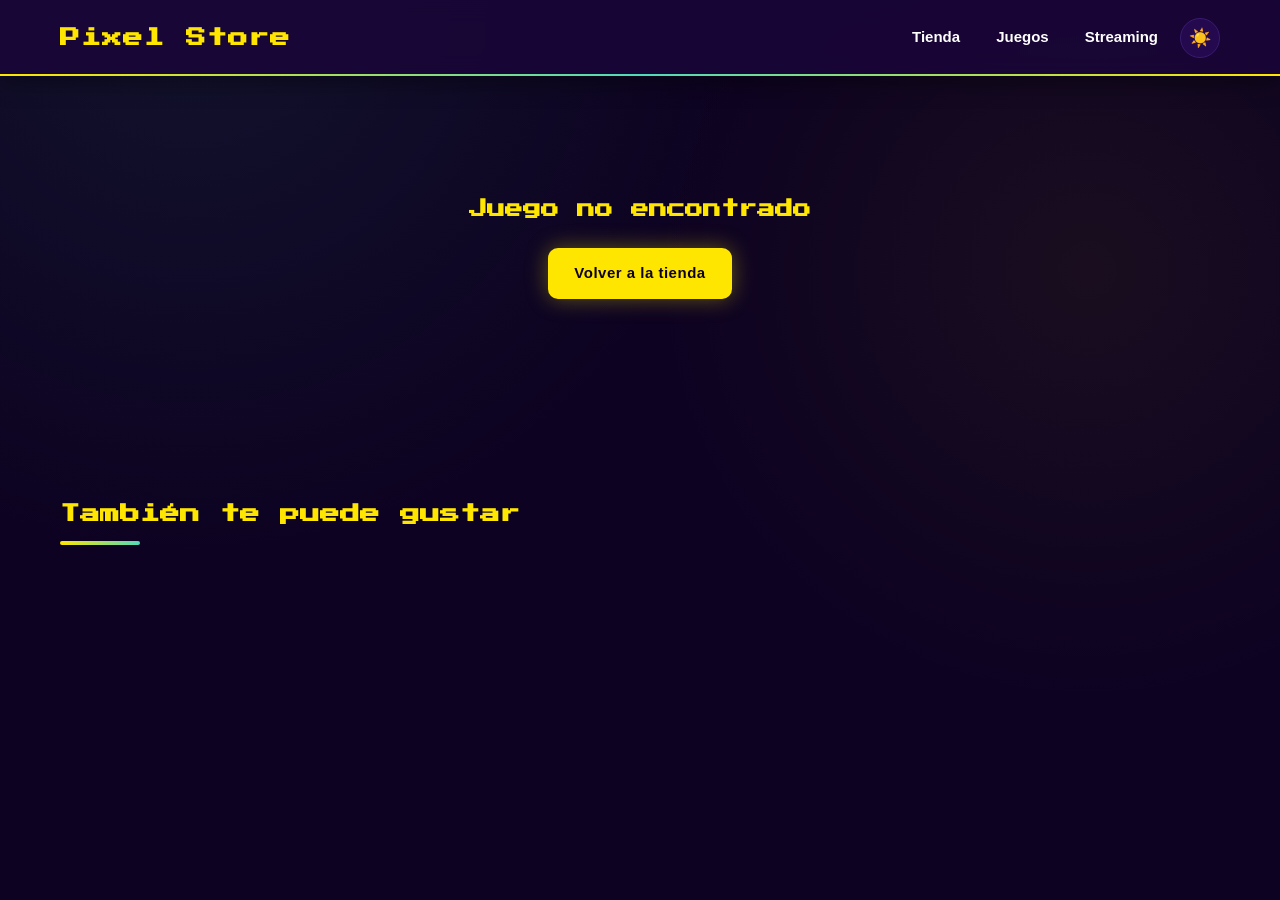
<file: juego.html>
<!DOCTYPE html>
<html lang="es">

<head>
    <meta charset="UTF-8">
    <meta name="viewport" content="width=device-width, initial-scale=1.0">
    <meta name="description" content="Detalle del videojuego en Pixel Store: tráiler, imágenes, descripción, precio y compra con Yape.">
    <meta name="keywords" content="videojuegos, tienda de juegos, juegos digitales, ofertas, PC, PlayStation, Xbox, Yape, Perú">
    <meta name="author" content="Equipo Pixel Store">
    <meta name="theme-color" content="#0d0221">

    <!-- ÍCONO DE LA PESTAÑA (imagen vectorial SVG) -->
    <link rel="icon" type="image/svg+xml" href="favicon.svg">
    <title>Juego - Pixel Store</title>

    <!-- FUENTE ARCADE (Google Fonts) -->
    <link href="https://fonts.googleapis.com/css2?family=Press+Start+2P&display=swap" rel="stylesheet">

    <link rel="stylesheet" href="estilos-simple.css">

    <!-- MODO OSCURO / CLARO -->
    <script src="tema.js"></script>
</head>

<body>

<!-- MENU PRINCIPAL -->
<header class="encabezado">
    <h1 class="logo"><a href="index.html">Pixel Store</a></h1>

    <nav class="menu">
        <a href="index.html">Tienda</a>
        <a href="index.html#juegos">Juegos</a>
        <a href="index.html#streaming">Streaming</a>
        <button type="button" class="boton-tema" id="boton-tema" aria-label="Cambiar entre modo oscuro y claro">☀️</button>
    </nav>
</header>

<!-- AQUÍ SE DIBUJA EL JUEGO (lo arma juego.js) -->
<main class="detalle" id="detalle">
    <p>Cargando...</p>
</main>

<!-- OTROS JUEGOS -->
<section class="seccion-juegos otros">
    <h2>También te puede gustar</h2>
    <div class="lista-otros" id="otros-juegos"></div>
</section>

<script src="juegos.js"></script>
<script src="juego.js"></script>
<script src="pagos.js"></script>

</body>

</html>
</file>
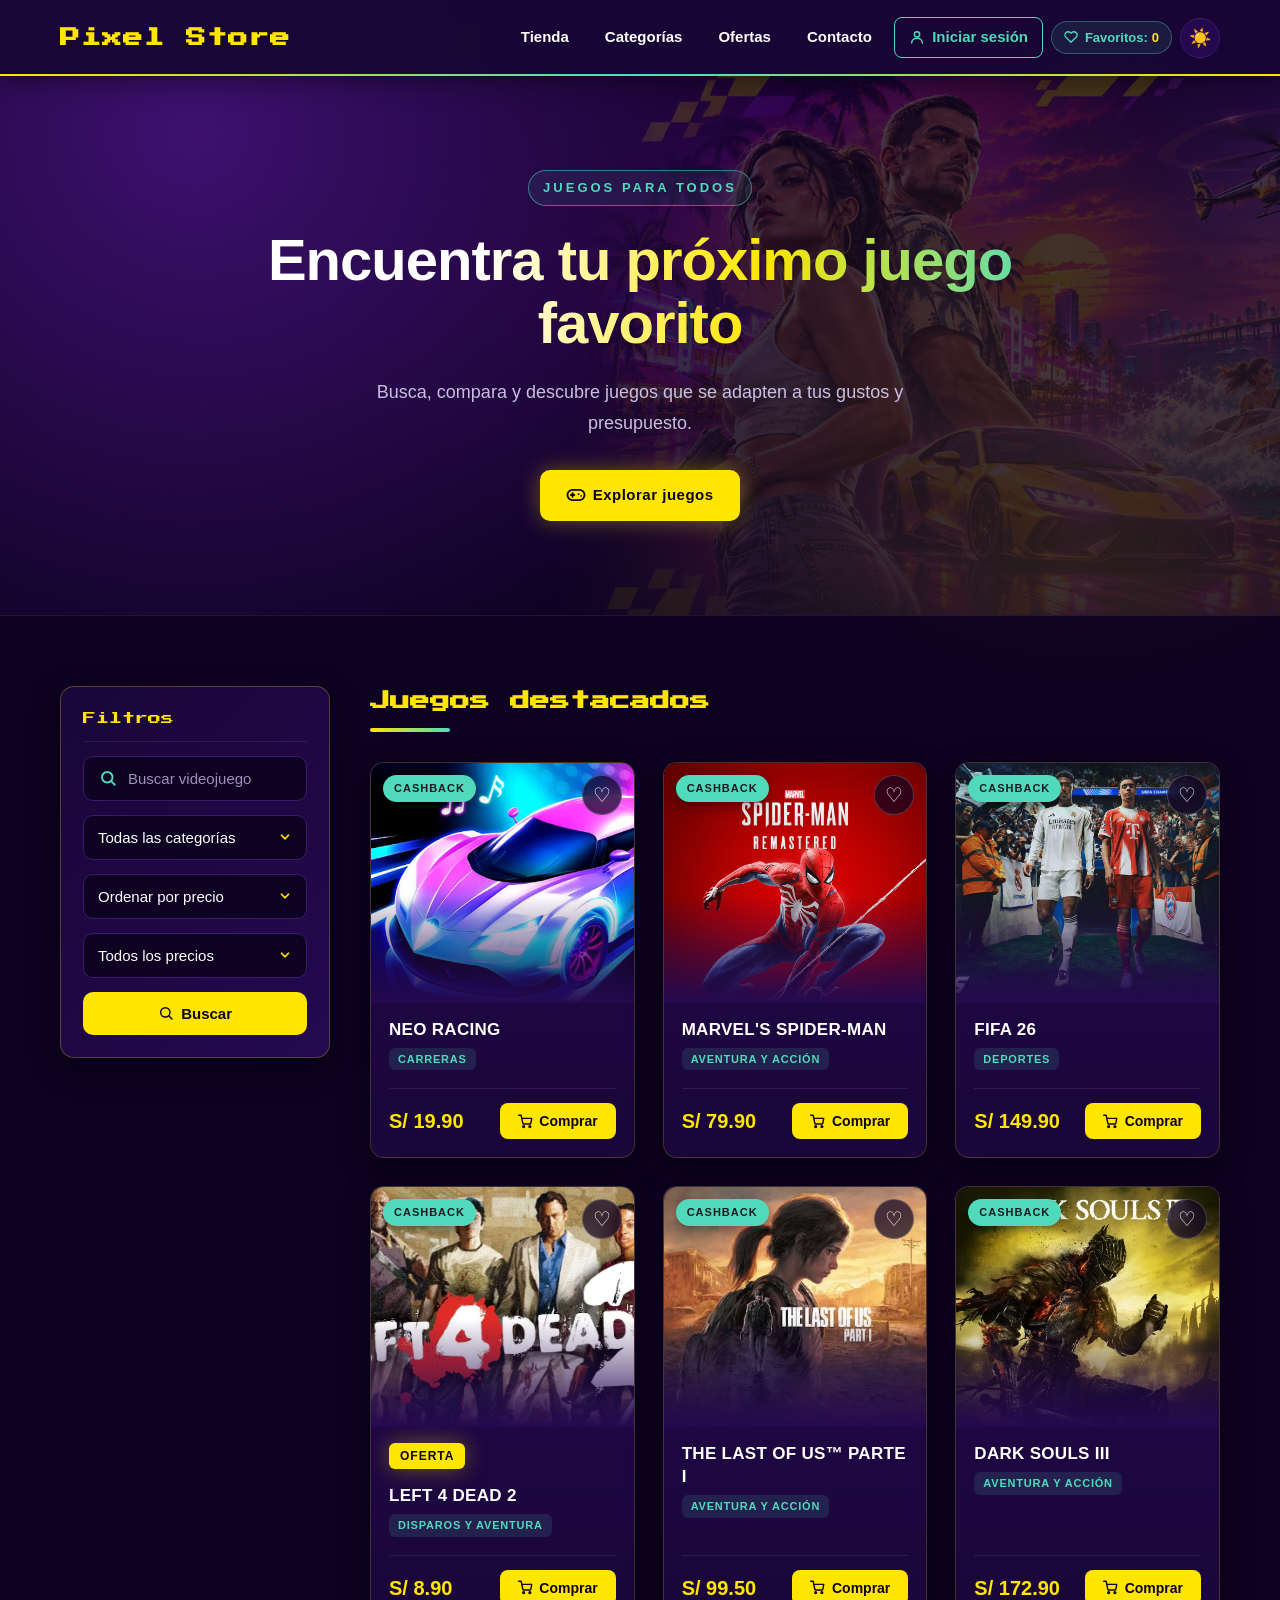
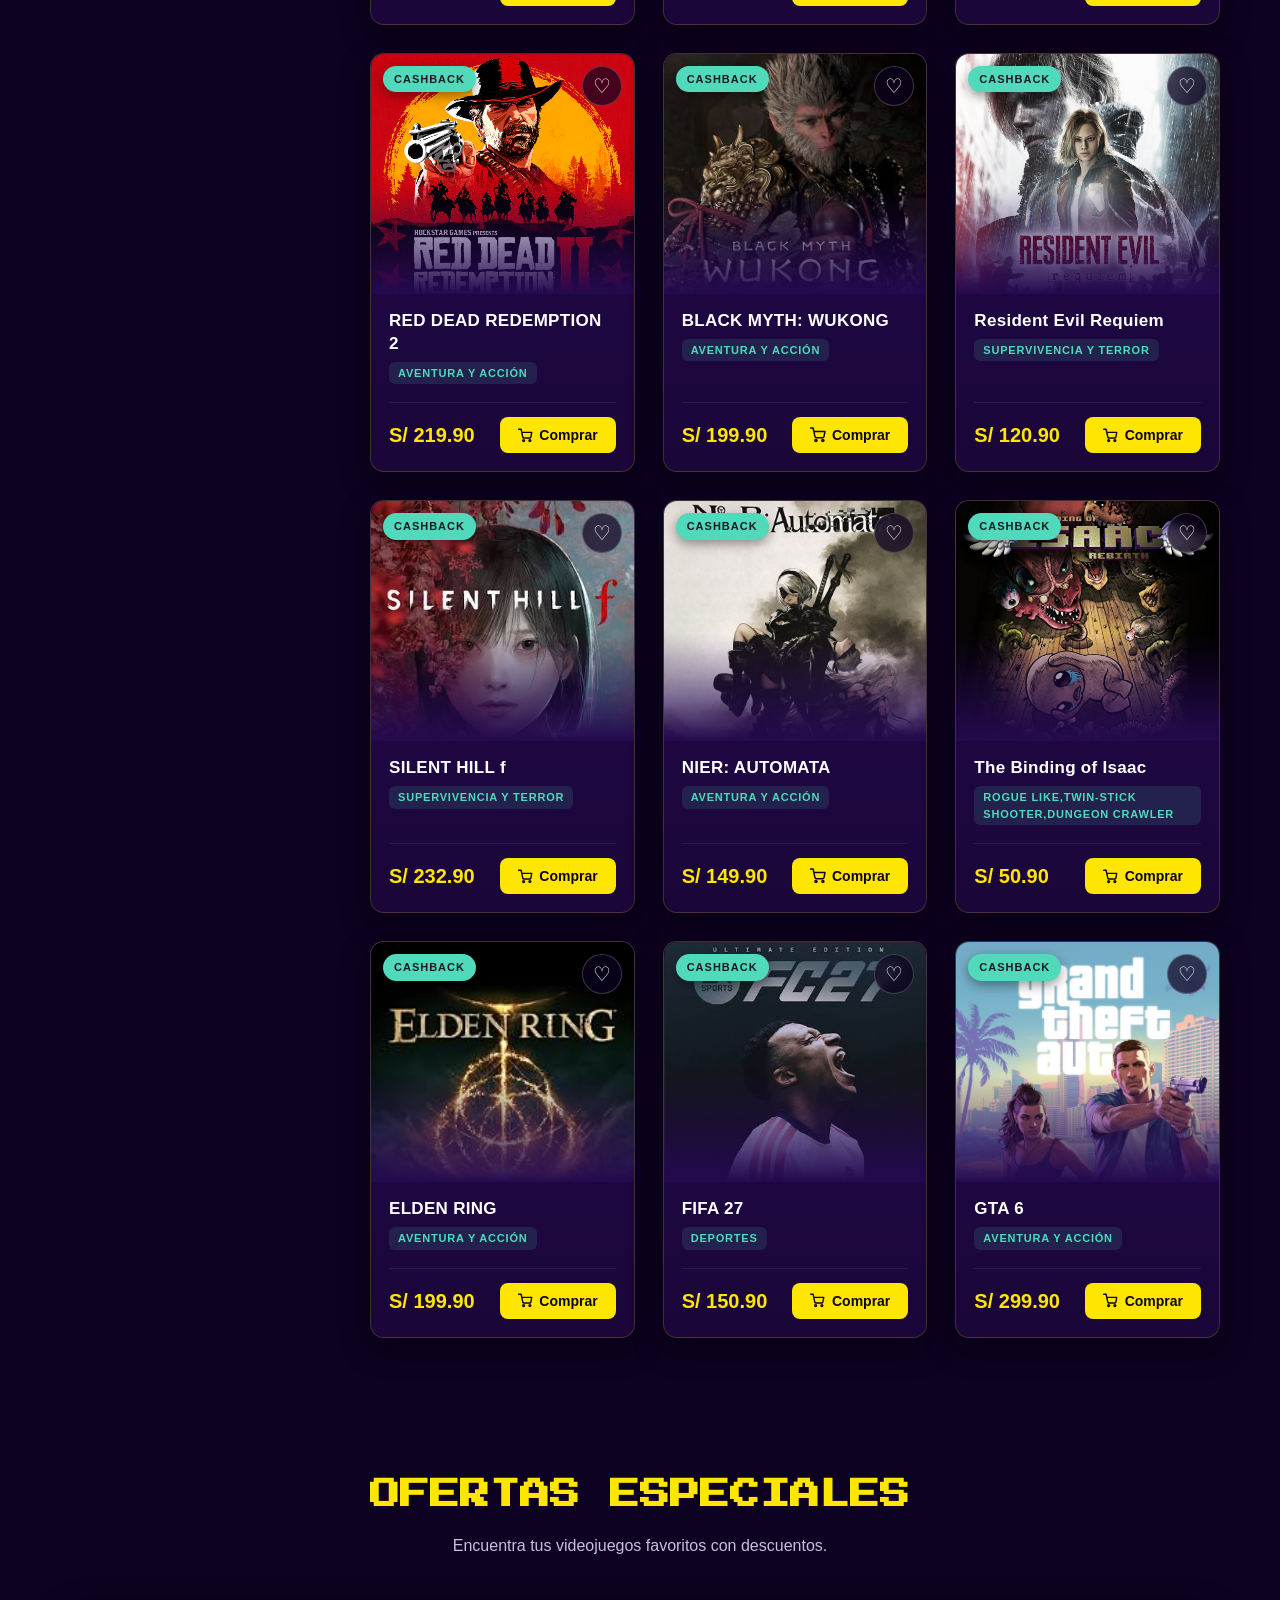
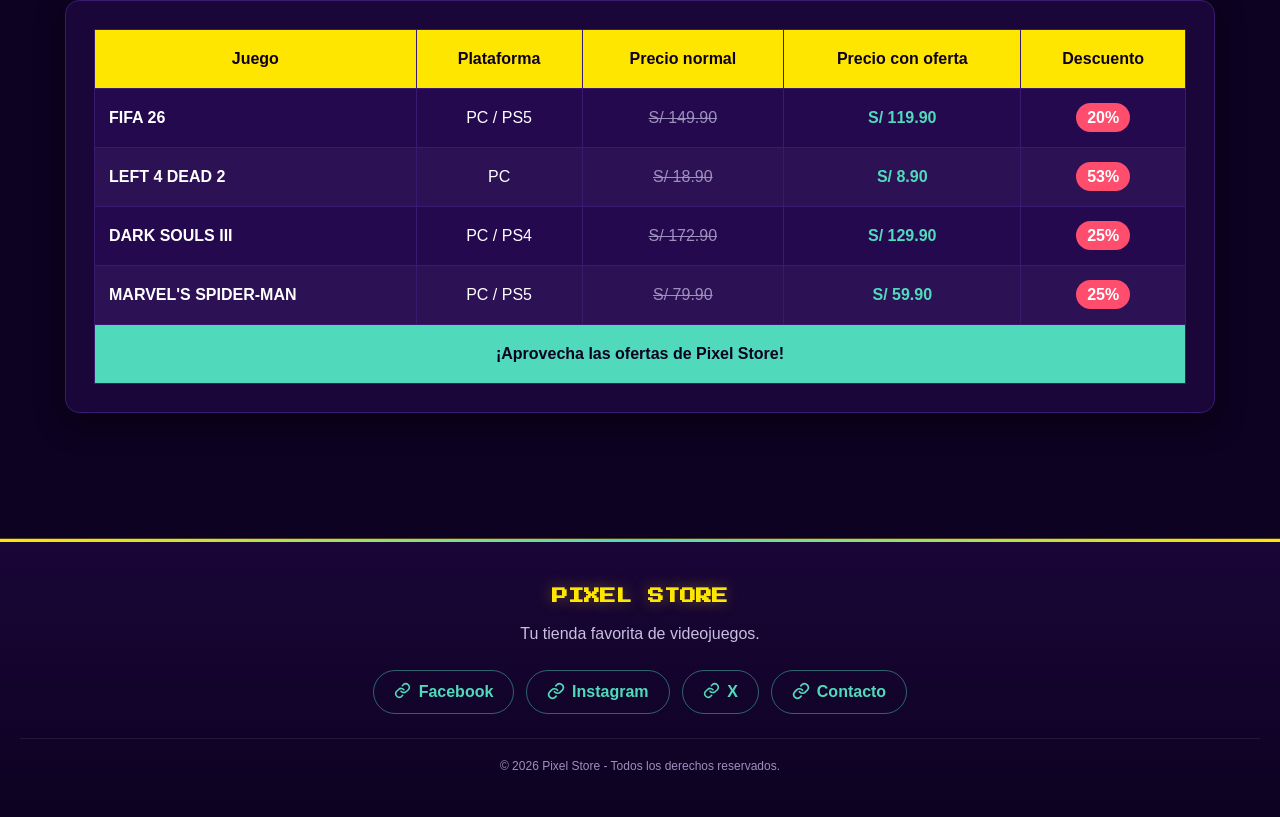
<file: perfil.html>
<!DOCTYPE html>
<html lang="es">
<head>
    <meta charset="UTF-8">
    <meta name="viewport" content="width=device-width, initial-scale=1.0">
    <meta name="description" content="Mi perfil en Pixel Store: mis datos y los videojuegos que compré.">
    <meta name="keywords" content="videojuegos, tienda de juegos, juegos digitales, ofertas, PC, PlayStation, Xbox, Yape, Perú">
    <meta name="author" content="Equipo Pixel Store">
    <meta name="theme-color" content="#0d0221">

    <!-- ÍCONO DE LA PESTAÑA (imagen vectorial SVG) -->
    <link rel="icon" type="image/svg+xml" href="favicon.svg">
    <title>Mi Perfil - Pixel Store</title>

    <!-- FUENTE ARCADE -->
    <link href="https://fonts.googleapis.com/css2?family=Press+Start+2P&display=swap" rel="stylesheet">
    
    <!-- TUS ESTILOS GENERALES (que ahora incluyen los del perfil) -->
    <link rel="stylesheet" href="estilos-simple.css">

    <!-- MODO OSCURO / CLARO -->
    <script src="tema.js"></script>
</head>
<body>

    <header class="encabezado-perfil">
        <h1 class="logo">Pixel Store</h1>
        <button type="button" class="boton-tema" id="boton-tema" aria-label="Cambiar entre modo oscuro y claro">☀️</button>
    </header>

    <div class="contenedor-perfil">

        <!-- SALUDO DINÁMICO -->
        <h1 id="saludo-perfil">Bienvenido</h1>

        <!-- DATOS DEL USUARIO -->
        <div class="tarjeta-info">
            <h3>Mis Datos</h3>
            <p><strong>Nombre:</strong> <span id="perfil-nombre">—</span></p>
            <p><strong>Correo:</strong> <span id="perfil-correo">—</span></p>
            <p><strong>Miembro desde:</strong> 2026</p>
        </div>

        <!-- JUEGOS COMPRADOS -->
        <h2>Mis Juegos Comprados</h2>
        <div class="juegos-comprados">

            <!-- Tarjetas de ejemplo: el script de abajo las reemplaza
                 por las compras reales hechas con Yape -->
            <div class="juego-card">
                <img src="MARVEL.jpeg.JPG" alt="Spider-Man">
                <h4>Marvel's Spider-Man</h4>
                <p>Comprado el: 16/11/2026</p>
            </div>

            <div class="juego-card">
                <img src="FIFA26.jpg" alt="FIFA 26">
                <h4>FIFA 26</h4>
                <p>Comprado el: 05/11/2026</p>
            </div>

            <div class="juego-card">
                <img src="neo-racing.jpeg.jpeg" alt="Neo Racing">
                <h4>Neo Racing</h4>
                <p>Comprado el: 20/09/2026</p>
            </div>

        </div>

        <!-- BOTÓN PARA VOLVER -->
        <a href="index.html" class="boton-volver">← Volver a la Tienda</a>

    </div>

    <!-- SCRIPT: Lee la sesión guardada y rellena los datos -->
    <script>
        // ===== MOSTRAR LAS COMPRAS REALES (pedidos guardados por pagos.js) =====
        function mostrarCompras(sesion) {
            let pedidos = [];
            try {
                pedidos = JSON.parse(localStorage.getItem('pedidos') || '[]');
            } catch (e) {
                pedidos = [];
            }

            // Solo los pedidos hechos con el correo de este usuario
            const correo = (sesion.correo || '').toLowerCase();
            const mios = pedidos.filter(function (p) {
                return (p.correo || '').toLowerCase() === correo;
            });

            const contenedor = document.querySelector('.juegos-comprados');

            // Si aún no compró nada, se dejan las tarjetas de ejemplo
            if (mios.length === 0) return;

            contenedor.innerHTML = '';

            // Del más reciente al más antiguo
            mios.reverse().forEach(function (p) {
                const tarjeta = document.createElement('div');
                tarjeta.className = 'juego-card';

                if (p.imagen) {
                    const img = document.createElement('img');
                    img.src = p.imagen;
                    img.alt = p.producto;
                    tarjeta.appendChild(img);
                }

                const titulo = document.createElement('h4');
                titulo.textContent = p.producto;

                const precio = document.createElement('p');
                precio.className = 'compra-precio';
                precio.textContent = 'S/ ' + Number(p.precio).toFixed(2);

                const fecha = document.createElement('p');
                fecha.textContent = 'Comprado el: ' + new Date(p.fecha).toLocaleDateString('es-PE');

                const estado = document.createElement('span');
                estado.className = 'compra-estado';
                estado.textContent = p.estado + ' · ' + p.codigo;

                tarjeta.appendChild(titulo);
                tarjeta.appendChild(precio);
                tarjeta.appendChild(fecha);
                tarjeta.appendChild(estado);
                contenedor.appendChild(tarjeta);
            });
        }

            try {
            const sesion = JSON.parse(
                sessionStorage.getItem('sesion') ||
                localStorage.getItem('sesion') ||
                'null'
            );


            if (sesion) {
                document.getElementById('saludo-perfil').textContent = 'Bienvenido, ' + sesion.nombre;
                document.getElementById('perfil-nombre').textContent = sesion.nombre;
                document.getElementById('perfil-correo').textContent = sesion.correo;
                mostrarCompras(sesion);
            } else {
                // Si no hay sesión activa, redirige al index
                window.location.href = 'index.html';
            }
        } catch (e) {
            window.location.href = 'index.html';
        }
    </script>

</body>
</html>
</file>
<file: estilos-simple.css>
/* ===== VARIABLES DE COLOR Y DISEÑO ===== */
:root {
    --fondo: #0d0221;
    --panel: #1a0638;
    --panel-2: #24094f;
    --borde: #3a1a70;
    --amarillo: #ffe600;
    --turquesa: #50dabb;
    --blanco: #ffffff;
    --texto-suave: #c9bfe0;
    --texto-tenue: #9d90bb;
    --rojo: #ff4d6d;
    --oscuro: #0d0221;            /* texto sobre botones amarillos/turquesa */
    --amarillo-texto: #ffe600;    /* amarillo usado como color de letra */
    --turquesa-texto: #50dabb;    /* turquesa usado como color de letra */
    --linea: rgba(255, 255, 255, 0.08);
    --fondo-menu: rgba(26, 6, 56, 0.88);
    --fondo-suave: rgba(26, 6, 56, 0.6);
    --verde: #4cd964;

    --radio: 14px;
    --radio-chico: 10px;
    --sombra: 0 10px 30px rgba(0, 0, 0, 0.45);
    --brillo-amarillo: 0 0 22px rgba(255, 230, 0, 0.35);
    --brillo-turquesa: 0 0 22px rgba(80, 218, 187, 0.35);

    --fuente-titulo: 'Press Start 2P', Arial, sans-serif;
    --fuente-texto: "Segoe UI", Arial, Helvetica, sans-serif;
}

/* QUITAMOS LOS ESPACIOS PREDETERMINADOS */
* {
    margin: 0;
    padding: 0;
    box-sizing: border-box;
}

/* DESPLAZAMIENTO SUAVE */
html {
    scroll-behavior: smooth;
}

/* ESTILO GENERAL DE LA PÁGINA */
body {
    background-color: var(--fondo);
    background-image:
        radial-gradient(circle at 15% 0%, rgba(80, 218, 187, 0.08), transparent 40%),
        radial-gradient(circle at 85% 30%, rgba(255, 230, 0, 0.05), transparent 35%);
    background-attachment: fixed;
    color: var(--blanco);
    font-family: var(--fuente-texto);
    line-height: 1.5;
    min-height: 100vh;
}

img {
    max-width: 100%;
}

::selection {
    background-color: var(--amarillo);
    color: var(--oscuro);
}

/* BARRA DE DESPLAZAMIENTO */
::-webkit-scrollbar { width: 10px; height: 10px; }
::-webkit-scrollbar-track { background: var(--fondo); }
::-webkit-scrollbar-thumb { background: var(--borde); border-radius: 10px; }
::-webkit-scrollbar-thumb:hover { background: var(--turquesa); }

/* FOCO VISIBLE PARA NAVEGAR CON TECLADO */
a:focus-visible,
button:focus-visible,
input:focus-visible,
select:focus-visible {
    outline: 2px solid var(--turquesa);
    outline-offset: 2px;
}

/* ===== ANIMACIONES ===== */
@keyframes aparecer-arriba {
    from { opacity: 0; transform: translateY(25px); }
    to   { opacity: 1; transform: translateY(0); }
}

@keyframes aparecer-zoom {
    from { opacity: 0; transform: scale(0.94); }
    to   { opacity: 1; transform: scale(1); }
}

@keyframes brillo-logo {
    0%, 100% { text-shadow: 0 0 10px rgba(255, 230, 0, 0.45); }
    50%      { text-shadow: 0 0 20px rgba(255, 230, 0, 0.8); }
}

/* =====ENCABEZADO Y MENÚ ===== */
.encabezado {
    position: sticky;
    top: 0;
    z-index: 500;

    background-color: var(--fondo-menu);
    backdrop-filter: blur(12px);
    -webkit-backdrop-filter: blur(12px);

    min-height: 76px;
    display: flex;
    align-items: center;
    justify-content: space-between;
    flex-wrap: wrap;
    gap: 15px;

    padding: 14px 60px;
    border-bottom: 1px solid rgba(255, 230, 0, 0.25);
    box-shadow: 0 6px 25px rgba(0, 0, 0, 0.4);
}

/* LÍNEA DE COLOR DEBAJO DEL MENÚ */
.encabezado::after {
    content: "";
    position: absolute;
    left: 0;
    bottom: -1px;
    width: 100%;
    height: 2px;
    background: linear-gradient(90deg, var(--amarillo), var(--turquesa), var(--amarillo));
}

/* NOMBRE DE LA TIENDA */
.logo {
    color: var(--amarillo-texto);
    font-family: var(--fuente-titulo);
    font-size: 20px;
    letter-spacing: 1px;
    animation: brillo-logo 3s ease-in-out infinite;
}

.logo a { color: inherit; text-decoration: none; }


/* OPCIONES DEL MENÚ */
.menu {
    display: flex;
    flex-wrap: wrap;
    align-items: center;
    gap: 8px;
}

/* ENLACES DEL MENÚ */
.menu a {
    position: relative;
    color: var(--blanco);
    font-family: var(--fuente-texto);
    font-size: 15px;
    font-weight: 600;
    text-decoration: none;
    padding: 8px 14px;
    border-radius: 8px;
    transition: color 0.25s ease, background-color 0.25s ease;
}

/* EFECTO DEL MENÚ */
.menu a:hover {
    color: var(--amarillo-texto);
    background-color: var(--linea);
}

/* BOTÓN "INICIAR SESIÓN" DESTACADO */
#abrir-sesion {
    border: 1px solid var(--turquesa);
    color: var(--turquesa-texto);
}

#abrir-sesion:hover {
    background-color: var(--turquesa);
    color: var(--oscuro);
    box-shadow: var(--brillo-turquesa);
}

/* CONTADOR DE FAVORITOS */
.contador-fav {
    display: inline-flex;
    align-items: center;
    gap: 4px;
    color: var(--turquesa-texto);
    background-color: rgba(80, 218, 187, 0.1);
    border: 1px solid rgba(80, 218, 187, 0.35);
    border-radius: 999px;
    padding: 6px 12px;
    font-size: 13px;
    font-weight: 600;
}

#total-fav {
    color: var(--amarillo-texto);
    font-weight: bold;
}

/* MENÚ DEL USUARIO CONECTADO (el HTML trae colores en línea) */
#menu-usuario {
    gap: 6px !important;
}

#enlace-perfil {
    color: var(--amarillo-texto) !important;
    background-color: rgba(255, 230, 0, 0.08);
}

#cerrar-sesion-usuario {
    color: var(--texto-suave) !important;
    font-size: 13px;
}

#cerrar-sesion-usuario:hover {
    color: var(--rojo) !important;
}

/* ===== PORTADA PRINCIPAL (BANNER) ===== */
.portada {
    position: relative;
    min-height: 540px;
    padding: 90px 60px;

    display: flex;
    align-items: center;
    justify-content: center;
    text-align: center;
    overflow: hidden;
    border-bottom: 1px solid var(--linea);
}

/* CONTENEDOR DE LA IMAGEN DE FONDO */
.imagen-portada {
    position: absolute;
    top: 0;
    left: 0;
    width: 100%;
    height: 100%;
    z-index: 1;
}

/* IMAGEN DE FONDO QUE CUBRE TODO */
.imagen-portada img {
    width: 100%;
    height: 100%;
    object-fit: cover;
    object-position: center;
    display: block;
    transform: scale(1.03);
}

/* CAPA OSCURA PARA QUE EL TEXTO SEA LEGIBLE */
.capa-oscura {
    position: absolute;
    top: 0;
    left: 0;
    width: 100%;
    height: 100%;
    background:
        radial-gradient(circle at 15% 10%, rgba(116, 34, 200, 0.45), transparent 50%),
        radial-gradient(circle at 85% 90%, rgba(255, 230, 0, 0.12), transparent 45%),
        linear-gradient(180deg, rgba(13, 2, 33, 0.78) 0%, rgba(13, 2, 33, 0.92) 100%);
    z-index: 2;
}

/* CONTENIDO DE LA PORTADA (POR ENCIMA DE LA IMAGEN) */
.contenido-portada {
    position: relative;
    z-index: 3;
    max-width: 820px;
    margin: 0 auto;
    animation: aparecer-arriba 0.8s ease both;
}

/* TEXTO JUEGOS PARA TODOS */
.destacado {
    display: inline-block;
    color: var(--turquesa-texto);
    font-family: var(--fuente-texto);
    font-size: 13px;
    font-weight: bold;
    text-transform: uppercase;
    letter-spacing: 3px;

    padding: 7px 14px;
    margin-bottom: 22px;
    border: 1px solid rgba(80, 218, 187, 0.5);
    border-radius: 999px;
    background-color: rgba(80, 218, 187, 0.08);
}

/* TÍTULO DE LA PORTADA (texto con degradado) */
.contenido-portada h2 {
    font-family: var(--fuente-texto);
    font-size: 58px;
    font-weight: 800;
    line-height: 1.1;
    letter-spacing: -1px;
    margin-bottom: 22px;

    color: var(--blanco);
    background: linear-gradient(90deg, #ffffff 0%, #ffffff 30%, var(--amarillo) 65%, var(--turquesa) 100%);
    -webkit-background-clip: text;
    background-clip: text;
    -webkit-text-fill-color: transparent;
}

/* DESCRIPCIÓN DE LA PORTADA */
.contenido-portada p:not(.destacado) {
    color: var(--texto-suave);
    font-size: 18px;
    line-height: 1.7;
    margin: 0 auto 32px;
    max-width: 600px;
}
   /* ====== BOTÓN GENERAL ===== */
.boton {
    display: inline-block;

    background-color: var(--amarillo);
    color: var(--oscuro);

    font-family: var(--fuente-texto);
    font-size: 15px;
    font-weight: bold;
    letter-spacing: 0.5px;

    padding: 14px 26px;
    border: none;
    border-radius: var(--radio-chico);

    text-decoration: none;
    cursor: pointer;
    box-shadow: var(--brillo-amarillo);
    transition: transform 0.2s ease, background-color 0.25s ease, box-shadow 0.25s ease;
}

/* EFECTO DEL BOTÓN */
.boton:hover {
    background-color: var(--turquesa);
    box-shadow: var(--brillo-turquesa);
    transform: translateY(-2px);
}

.boton:active {
    transform: translateY(0);
}
/* =====  SECCIÓN DE JUEGOS / CATÁLOGO   ===== */
.seccion-juegos {
    padding: 70px 60px;
    scroll-margin-top: 70px; /* evita que el menú fijo tape el título */
}

/* TÍTULOS DE LAS SECCIONES */
.seccion-juegos > h2,
.seccion-streaming > h2 {
    position: relative;
    font-family: var(--fuente-titulo);
    font-size: 20px;
    line-height: 1.5;
    color: var(--amarillo-texto);
    margin: 0 auto 35px;
    max-width: 1400px;
    padding-bottom: 16px;
}

/* BARRA DECORATIVA DEBAJO DEL TÍTULO */
.seccion-juegos > h2::after,
.seccion-streaming > h2::after {
    content: "";
    position: absolute;
    left: 0;
    bottom: 0;
    width: 80px;
    height: 4px;
    border-radius: 4px;
    background: linear-gradient(90deg, var(--amarillo), var(--turquesa));
}

/* ===== BUSCADOR Y FILTROS ===== */
.buscador-filtros {
    max-width: 1400px;
    margin: 0 auto 20px;

    padding: 18px;
    display: flex;
    flex-wrap: wrap;
    align-items: center;
    gap: 12px;

    background: linear-gradient(135deg, var(--panel), var(--panel-2));
    border: 1px solid rgba(255, 230, 0, 0.25);
    border-radius: var(--radio);
    box-shadow: var(--sombra);
}

/* CAMPO DE BÚSQUEDA */
.buscador-filtros input[type="text"] {
    flex: 1 1 320px;
    width: 350px;
    max-width: 100%;
    padding: 13px 16px 13px 44px;

    background-color: var(--fondo);
    /* ícono de lupa dibujado en SVG */
    background-image: url("data:image/svg+xml,%3Csvg xmlns='http://www.w3.org/2000/svg' width='18' height='18' viewBox='0 0 24 24' fill='none' stroke='%2350dabb' stroke-width='2.5' stroke-linecap='round'%3E%3Ccircle cx='11' cy='11' r='7'/%3E%3Cline x1='21' y1='21' x2='16.5' y2='16.5'/%3E%3C/svg%3E");
    background-repeat: no-repeat;
    background-position: 15px center;

    color: var(--blanco);
    border: 1px solid var(--borde);
    border-radius: var(--radio-chico);
    font-size: 15px;
    outline: none;
    transition: border-color 0.25s ease, box-shadow 0.25s ease;
}

.buscador-filtros input[type="text"]::placeholder {
    color: var(--texto-tenue);
}

/* FILTROS */
.buscador-filtros select {
    flex: 0 1 220px;
    width: 220px;
    max-width: 100%;
    padding: 13px 40px 13px 14px;

    background-color: var(--fondo);
    background-image: url("data:image/svg+xml,%3Csvg xmlns='http://www.w3.org/2000/svg' width='14' height='14' viewBox='0 0 24 24' fill='none' stroke='%23ffe600' stroke-width='3' stroke-linecap='round'%3E%3Cpolyline points='6 9 12 15 18 9'/%3E%3C/svg%3E");
    background-repeat: no-repeat;
    background-position: right 14px center;
    -webkit-appearance: none;
    appearance: none;

    color: var(--blanco);
    border: 1px solid var(--borde);
    border-radius: var(--radio-chico);
    font-size: 15px;
    cursor: pointer;
    transition: border-color 0.25s ease, box-shadow 0.25s ease;
}

.buscador-filtros select option {
    background-color: var(--panel);
    color: var(--blanco);
}

.buscador-filtros input[type="text"]:focus,
.buscador-filtros select:focus {
    border-color: var(--turquesa);
    box-shadow: 0 0 0 3px rgba(80, 218, 187, 0.2);
}

/* BOTÓN BUSCAR */
.boton-buscar {
    padding: 13px 28px;
    background-color: var(--amarillo);
    color: var(--oscuro);

    border: none;
    border-radius: var(--radio-chico);
    font-size: 15px;
    font-weight: bold;
    cursor: pointer;
    transition: background-color 0.25s ease, transform 0.2s ease, box-shadow 0.25s ease;
}

/* EFECTO DEL BOTÓN BUSCAR */
.boton-buscar:hover {
    background-color: var(--turquesa);
    box-shadow: var(--brillo-turquesa);
    transform: translateY(-2px);
}

/* MENSAJE DE RESULTADOS (lo crea busqueda.js) */
#resultado-busqueda {
    max-width: 1400px;
    margin: 0 auto 25px;
    color: var(--turquesa-texto);
    font-size: 14px;
    font-weight: 600;
}

/* ===== LISTA DE JUEGOS ===== */
.lista-juegos {
    display: grid;
    grid-template-columns: repeat(4, 1fr);
    gap: 28px;

    max-width: 1400px;
    margin: 25px auto 0;
}

/* TARJETA DEL JUEGO */
.tarjeta-juego {
    position: relative;
    display: flex;
    flex-direction: column;

    background: linear-gradient(180deg, var(--panel-2) 0%, var(--panel) 100%);
    border: 1px solid rgba(255, 230, 0, 0.18);
    border-radius: var(--radio);
    overflow: hidden;
    box-shadow: var(--sombra);

    animation: aparecer-arriba 0.6s ease both;
    transition: transform 0.3s ease, box-shadow 0.3s ease, border-color 0.3s ease;
}

/* MOVIMIENTO DE LA TARJETA */
.tarjeta-juego:hover {
    transform: translateY(-8px);
    border-color: var(--amarillo);
    box-shadow: 0 16px 35px rgba(0, 0, 0, 0.55), 0 0 25px rgba(255, 230, 0, 0.2);
}

.tarjeta-juego[data-id] { cursor: pointer; }

/* CONTENEDOR DE LA IMAGEN */
.imagen-juego {
    position: relative;
    width: 100%;
    height: 240px;
    overflow: hidden;
    background-color: #000000;
}

/* DEGRADADO SOBRE LA IMAGEN */
.imagen-juego::after {
    content: "";
    position: absolute;
    left: 0;
    bottom: 0;
    width: 100%;
    height: 45%;
    background: linear-gradient(0deg, var(--panel-2), transparent);
    pointer-events: none;
}

/* IMAGEN DEL JUEGO */
.imagen-juego img {
    width: 100%;
    height: 100%;
    display: block;
    object-fit: cover;
    object-position: center top;
    transition: transform 0.5s ease;
}

.tarjeta-juego:hover .imagen-juego img {
    transform: scale(1.07);
}

/* ETIQUETA "CASHBACK" (el HTML trae estilos en línea, aquí se ordenan) */
.imagen-juego > span {
    position: absolute !important;
    top: 12px !important;
    left: 12px;
    z-index: 2;
    padding: 5px 11px !important;
    border-radius: 999px;
    font-size: 11px;
    letter-spacing: 1px;
    box-shadow: 0 4px 12px rgba(0, 0, 0, 0.4);
}

/* BOTÓN DE FAVORITO (corazón) */
.btn-fav {
    position: absolute;
    top: 12px;
    right: 12px;
    z-index: 3;

    width: 40px;
    height: 40px;
    display: flex;
    align-items: center;
    justify-content: center;

    background-color: rgba(13, 2, 33, 0.7);
    backdrop-filter: blur(6px);
    -webkit-backdrop-filter: blur(6px);
    border: 1px solid rgba(255, 255, 255, 0.2);
    border-radius: 50%;

    color: #ffffff;
    font-size: 20px;
    line-height: 1;
    cursor: pointer;
    transition: transform 0.2s ease, background-color 0.25s ease, color 0.25s ease;
}

.btn-fav:hover {
    transform: scale(1.12);
    color: var(--rojo);
    border-color: var(--rojo);
}

.btn-fav.activo {
    color: var(--rojo);
    background-color: rgba(255, 77, 109, 0.15);
    border-color: var(--rojo);
    box-shadow: 0 0 15px rgba(255, 77, 109, 0.45);
}

/* ETIQUETA DE OFERTA */
.etiqueta-oferta {
    width: max-content;

    background-color: var(--amarillo);
    color: var(--oscuro);

    padding: 4px 11px;
    margin: 16px 18px 0;
    border-radius: 6px;

    font-size: 12px;
    font-weight: bold;
    letter-spacing: 1px;
    box-shadow: var(--brillo-amarillo);
}

/* NOMBRE DEL JUEGO */
.tarjeta-juego h3 {
    font-family: var(--fuente-texto);
    font-size: 17px;
    font-weight: 800;
    line-height: 1.35;
    color: var(--blanco);
    margin: 16px 18px 6px;
    letter-spacing: 0.3px;
}

.tarjeta-juego h3 a {
    color: inherit;
    text-decoration: none;
    transition: color 0.25s ease;
}

.tarjeta-juego:hover h3 a { color: var(--amarillo-texto); }

/* CATEGORÍA DEL JUEGO (como etiqueta) */
.tarjeta-juego p {
    width: max-content;
    max-width: calc(100% - 36px);
    color: var(--turquesa-texto);
    background-color: rgba(80, 218, 187, 0.12);
    border-radius: 6px;
    padding: 3px 9px;
    font-size: 11px;
    font-weight: 700;
    text-transform: uppercase;
    letter-spacing: 0.8px;
    margin: 0 18px 18px;
}

/* PRECIO Y BOTÓN */
.compra {
    margin: auto 18px 18px;
    padding-top: 14px;
    border-top: 1px solid var(--linea);

    display: flex;
    align-items: center;
    justify-content: space-between;
    gap: 10px;
}

/* PRECIO */
.compra span {
    font-size: 20px;
    font-weight: 800;
    color: var(--amarillo-texto);
}

/* BOTÓN COMPRAR */
.compra button,
.btn-comprar {
    background-color: var(--amarillo);
    color: var(--oscuro);
    border: none;
    border-radius: 8px;
    padding: 10px 18px;
    font-family: var(--fuente-texto);
    font-size: 14px;
    font-weight: bold;
    cursor: pointer;
    transition: background-color 0.25s ease, transform 0.2s ease, box-shadow 0.25s ease;
}

.compra button:hover,
.btn-comprar:hover {
    background-color: var(--turquesa);
    color: #17052e;
    transform: scale(1.05);
    box-shadow: var(--brillo-turquesa);
}
  /* ======  INICIO DE SESIÓN, REGISTRO Y RECUPERACIÓN   ====== */
.ventana-sesion {
    display: none;
    position: fixed;
    top: 0;
    left: 0;
    width: 100%;
    height: 100%;
    background-color: rgba(5, 0, 15, 0.75);
    backdrop-filter: blur(6px);
    -webkit-backdrop-filter: blur(6px);
    justify-content: center;
    align-items: center;
    z-index: 1000;
    padding: 20px 0;
    overflow-y: auto;
}

.ventana-sesion.activa {
    display: flex;
}

.caja-sesion {
    position: relative;
    width: 100%;
    max-width: 420px;
    margin: auto 20px;
    padding: 38px 32px 30px;

    background: linear-gradient(160deg, var(--panel-2) 0%, var(--panel) 60%);
    border: 1px solid rgba(255, 230, 0, 0.3);
    border-top: 4px solid var(--amarillo);
    border-radius: 18px;
    box-shadow: 0 25px 60px rgba(0, 0, 0, 0.6), var(--brillo-amarillo);

    color: var(--blanco);
    text-align: center;
    animation: aparecer-zoom 0.3s ease both;
}

/* BOTÓN CERRAR (X) */
button.cerrar-sesion {
    position: absolute;
    top: 12px;
    right: 12px;
    width: 34px;
    height: 34px;
    background-color: var(--linea);
    border: 1px solid rgba(255, 255, 255, 0.15);
    border-radius: 50%;
    color: var(--blanco);
    font-size: 15px;
    cursor: pointer;
    transition: background-color 0.25s ease, color 0.25s ease;
}

button.cerrar-sesion:hover {
    background-color: var(--rojo);
    border-color: var(--rojo);
}

.formulario-sesion {
    display: flex;
    flex-direction: column;
    text-align: left;
}

.formulario-sesion h2 {
    font-family: var(--fuente-titulo);
    font-size: 15px;
    line-height: 1.6;
    color: var(--amarillo-texto);
    text-align: center;
    margin-bottom: 24px;
}

.formulario-sesion label {
    margin-bottom: 6px;
    font-size: 13px;
    font-weight: 600;
    color: var(--texto-suave);
}

.formulario-sesion input {
    padding: 12px 14px;
    margin-bottom: 18px;
    border: 1px solid var(--borde);
    border-radius: var(--radio-chico);
    background-color: var(--fondo);
    color: var(--blanco);
    font-size: 15px;
    transition: border-color 0.25s ease, box-shadow 0.25s ease;
}

.formulario-sesion input::placeholder {
    color: var(--texto-tenue);
}

.formulario-sesion input:focus {
    outline: none;
    border-color: var(--turquesa);
    box-shadow: 0 0 0 3px rgba(80, 218, 187, 0.2);
}

.formulario-sesion .boton {
    width: 100%;
    margin-top: 4px;
    text-align: center;
}

/* CAMPO DE CONTRASEÑA CON BOTÓN "MOSTRAR" */
.campo-clave {
    display: flex;
    align-items: center;
    gap: 8px;
    margin-bottom: 18px;
}

.campo-clave input {
    flex: 1;
    min-width: 0;
    margin-bottom: 0;
}

.ver-clave {
    padding: 12px;
    min-width: 80px;
    background-color: rgba(80, 218, 187, 0.12);
    color: var(--turquesa-texto);
    border: 1px solid rgba(80, 218, 187, 0.4);
    border-radius: var(--radio-chico);
    cursor: pointer;
    font-size: 13px;
    font-weight: 600;
    transition: background-color 0.25s ease, color 0.25s ease;
}

.ver-clave:hover {
    background-color: var(--turquesa);
    color: var(--oscuro);
}

/* RECORDARME Y OLVIDÉ MI CONTRASEÑA */
.opciones-login {
    display: flex;
    justify-content: space-between;
    align-items: center;
    gap: 10px;
    margin-bottom: 20px;
    font-size: 13px;
}

.recordar {
    display: flex;
    align-items: center;
    gap: 6px;
    margin: 0 !important;
    cursor: pointer;
}

.recordar input {
    width: auto;
    margin: 0;
    accent-color: var(--amarillo);
}

.opciones-login a {
    color: var(--amarillo-texto);
    text-decoration: none;
}

.opciones-login a:hover {
    text-decoration: underline;
}

/* SEPARADOR "O CONTINÚA CON" */
.separador {
    display: flex;
    align-items: center;
    gap: 10px;
    margin: 24px 0 15px;
    color: var(--texto-tenue);
    font-size: 12px;
}

.separador::before,
.separador::after {
    content: "";
    flex: 1;
    height: 1px;
    background-color: var(--borde);
}

/* BOTONES DE REDES (Google, Facebook, Steam) */
.botones-sociales {
    display: flex;
    gap: 8px;
}

.social {
    flex: 1;
    padding: 11px 5px;
    border: 1px solid var(--borde);
    border-radius: var(--radio-chico);
    background-color: rgba(255, 255, 255, 0.04);
    color: var(--blanco);
    cursor: pointer;
    font-size: 13px;
    font-weight: 600;
    transition: border-color 0.25s ease, background-color 0.25s ease;
}

.social:hover {
    border-color: var(--turquesa);
    background-color: rgba(80, 218, 187, 0.1);
}

.texto-registro {
    margin-top: 20px;
    font-size: 14px;
    color: var(--texto-suave);
    text-align: center;
}

.texto-registro a {
    color: var(--amarillo-texto);
    font-weight: 600;
    text-decoration: none;
}

.texto-registro a:hover {
    text-decoration: underline;
}

.texto-ayuda {
    color: var(--texto-suave);
    font-size: 13px;
    line-height: 1.5;
    margin-bottom: 15px;
}

.mensaje-sesion {
    margin-top: 15px;
    font-size: 14px;
    font-weight: 600;
    text-align: center;
    line-height: 1.5;
}
  /* ===== PÁGINA DE DETALLE DEL JUEGO  ====== */
body.sin-scroll { overflow: hidden; }

.detalle {
    max-width: 1300px;
    margin: auto;
    padding: 40px 60px 20px;
    animation: aparecer-arriba 0.6s ease both;
}

/* MIGAS DE PAN */
.migas {
    font-size: 14px;
    color: var(--texto-tenue);
    margin-bottom: 18px;
}

.migas a {
    color: var(--turquesa-texto);
    font-weight: 600;
    text-decoration: none;
}

.migas a:hover { color: var(--amarillo-texto); }

.detalle-titulo {
    font-family: var(--fuente-titulo);
    font-size: 24px;
    line-height: 1.5;
    color: var(--amarillo-texto);
    margin-bottom: 28px;
    text-shadow: 0 0 25px rgba(255, 230, 0, 0.3);
}

.detalle-grid {
    display: grid;
    grid-template-columns: minmax(0, 2fr) minmax(0, 1fr);
    gap: 30px;
    align-items: start;
}

/* ----- VISOR (fotos y video) ----- */
.visor {
    position: relative;
    background-color: #000000;
    border: 1px solid rgba(255, 230, 0, 0.3);
    border-radius: var(--radio);
    overflow: hidden;
    aspect-ratio: 16 / 9;
    box-shadow: var(--sombra);
}

.visor-contenido { width: 100%; height: 100%; }

.visor-contenido img,
.visor-contenido video,
.visor-contenido iframe {
    width: 100%;
    height: 100%;
    display: block;
    border: none;
    object-fit: contain;
    background-color: #000000;
}

.visor-flecha {
    position: absolute;
    top: 50%;
    transform: translateY(-50%);
    z-index: 2;
    width: 46px;
    height: 46px;
    border: 1px solid rgba(255, 230, 0, 0.4);
    border-radius: 50%;
    background-color: rgba(13, 2, 33, 0.75);
    color: var(--amarillo-texto);
    font-size: 28px;
    line-height: 1;
    cursor: pointer;
    transition: background-color 0.25s ease, color 0.25s ease;
}

.visor-flecha:hover { background-color: var(--amarillo); color: var(--oscuro); }
.visor-flecha.izq { left: 12px; }
.visor-flecha.der { right: 12px; }

.miniaturas {
    display: flex;
    gap: 10px;
    margin-top: 14px;
    overflow-x: auto;
    padding-bottom: 6px;
}

.miniatura {
    position: relative;
    flex: 0 0 auto;
    width: 120px;
    height: 68px;
    padding: 0;
    border: 2px solid var(--borde);
    border-radius: 8px;
    overflow: hidden;
    background-color: #000000;
    cursor: pointer;
    opacity: 0.65;
    transition: opacity 0.25s ease, border-color 0.25s ease;
}

.miniatura img { width: 100%; height: 100%; display: block; object-fit: cover; }
.miniatura:hover { opacity: 1; }
.miniatura.activa { border-color: var(--amarillo); opacity: 1; }

.miniatura-play {
    position: absolute;
    inset: 0;
    display: flex;
    align-items: center;
    justify-content: center;
    background-color: rgba(0, 0, 0, 0.45);
    color: var(--blanco);
    font-size: 22px;
}

/* ----- COLUMNA DERECHA: info + compra ----- */
.detalle-lateral {
    position: sticky;
    top: 100px;

    background: linear-gradient(180deg, var(--panel-2), var(--panel));
    border: 1px solid rgba(255, 230, 0, 0.25);
    border-radius: 16px;
    padding: 20px;
    box-shadow: var(--sombra);

    display: flex;
    flex-direction: column;
    gap: 16px;
}

.capsula {
    width: 100%;
    max-height: 260px;
    object-fit: contain;
    background-color: #000000;
    border-radius: var(--radio-chico);
    display: block;
}

.resumen { color: var(--texto-suave); font-size: 15px; line-height: 1.6; }

.ficha {
    display: grid;
    grid-template-columns: auto 1fr;
    gap: 8px 14px;
    font-size: 14px;
    padding: 14px 0;
    border-top: 1px solid var(--linea);
    border-bottom: 1px solid var(--linea);
}

.ficha dt { color: var(--texto-tenue); }
.ficha dd { color: var(--blanco); font-weight: 600; }

.etiquetas { display: flex; flex-wrap: wrap; gap: 8px; }

.etiqueta {
    background-color: rgba(80, 218, 187, 0.1);
    border: 1px solid rgba(80, 218, 187, 0.4);
    color: var(--turquesa-texto);
    border-radius: 999px;
    padding: 5px 12px;
    font-size: 12px;
    font-weight: 600;
}

.caja-compra {
    background-color: var(--fondo);
    border: 1px solid rgba(255, 230, 0, 0.4);
    border-radius: 12px;
    padding: 18px;
    display: flex;
    flex-direction: column;
    gap: 12px;
}

.caja-compra .etiqueta-oferta { margin: 0; }
.precio-grande { font-size: 30px; font-weight: 800; color: var(--amarillo-texto); }
.boton-comprar { width: 100%; cursor: pointer; text-align: center; }
.caja-compra small { color: var(--texto-tenue); text-align: center; }

.detalle-descripcion {
    margin-top: 40px;
    max-width: 900px;
    padding: 28px;
    background-color: var(--fondo-suave);
    border: 1px solid var(--linea);
    border-radius: 16px;
}

.detalle-descripcion h3 {
    font-family: var(--fuente-titulo);
    font-size: 14px;
    color: var(--amarillo-texto);
    margin-bottom: 18px;
}

.detalle-descripcion p {
    color: var(--texto-suave);
    font-size: 16px;
    line-height: 1.8;
    margin-bottom: 14px;
}

.detalle-vacio { text-align: center; padding: 80px 0; }

.detalle-vacio h2 {
    margin-bottom: 25px;
    font-family: var(--fuente-titulo);
    font-size: 18px;
    color: var(--amarillo-texto);
}

/* ----- OTROS JUEGOS ----- */
.seccion-juegos.otros { margin-top: 30px; }

.lista-otros {
    display: grid;
    grid-template-columns: repeat(4, 1fr);
    gap: 28px;
    max-width: 1400px;
    margin: auto;
}

.tarjeta-mini {
    background: linear-gradient(180deg, var(--panel-2), var(--panel));
    border: 1px solid rgba(255, 230, 0, 0.18);
    border-radius: var(--radio);
    overflow: hidden;
    text-decoration: none;
    color: var(--blanco);
    display: flex;
    flex-direction: column;
    box-shadow: var(--sombra);
    transition: transform 0.3s ease, border-color 0.3s ease;
}

.tarjeta-mini:hover { transform: translateY(-7px); border-color: var(--amarillo); }
.tarjeta-mini img { width: 100%; height: 200px; object-fit: cover; display: block; }

.tarjeta-mini h4 {
    font-family: var(--fuente-texto);
    font-size: 16px;
    font-weight: 800;
    line-height: 1.4;
    margin: 14px 16px 6px;
}

.tarjeta-mini span { color: var(--amarillo-texto); font-weight: bold; margin: 0 16px 16px; }
  /* ====== VENTANA DE PAGO (YAPE)  ====== */
.pago-ventana {
    display: none;
    position: fixed;
    inset: 0;
    background-color: rgba(5, 0, 15, 0.8);
    backdrop-filter: blur(6px);
    -webkit-backdrop-filter: blur(6px);
    justify-content: center;
    align-items: center;
    z-index: 2000;
    padding: 20px;
    overflow-y: auto;
}

.pago-ventana.activa { display: flex; }

.pago-caja {
    position: relative;
    width: 100%;
    max-width: 780px;
    max-height: 100%;
    overflow-y: auto;
    background: linear-gradient(160deg, var(--panel-2) 0%, var(--panel) 55%);
    border: 1px solid rgba(255, 230, 0, 0.3);
    border-top: 4px solid #742284;
    border-radius: 18px;
    padding: 30px;
    box-shadow: 0 25px 60px rgba(0, 0, 0, 0.6);
    animation: aparecer-zoom 0.3s ease both;
}

.pago-cerrar {
    position: absolute;
    top: 12px;
    right: 12px;
    width: 34px;
    height: 34px;
    background-color: var(--linea);
    border: 1px solid rgba(255, 255, 255, 0.15);
    border-radius: 50%;
    color: var(--blanco);
    font-size: 15px;
    cursor: pointer;
    transition: background-color 0.25s ease;
}

.pago-cerrar:hover { background-color: var(--rojo); border-color: var(--rojo); }

.pago-cabecera { display: flex; align-items: center; gap: 14px; margin-bottom: 20px; }
.pago-cabecera h2 { font-size: 22px; font-weight: 800; }

/* SELLO DE YAPE (color morado de la marca) */
.pago-yape {
    background: linear-gradient(135deg, #742284, #9b2fb0);
    color: #ffffff;
    font-family: var(--fuente-titulo);
    font-size: 12px;
    padding: 10px 14px;
    border-radius: 10px;
    box-shadow: 0 0 18px rgba(155, 47, 176, 0.5);
}

.pago-resumen {
    display: flex;
    align-items: center;
    gap: 16px;
    background-color: var(--fondo-suave);
    border: 1px solid var(--borde);
    border-radius: 12px;
    padding: 12px;
    margin-bottom: 24px;
}

.pago-resumen img { width: 70px; height: 70px; object-fit: cover; border-radius: 8px; }
.pago-nombre { font-weight: bold; margin-bottom: 4px; }
.pago-monto { font-size: 26px; font-weight: 800; color: var(--amarillo-texto); }

.pago-cuerpo { display: grid; grid-template-columns: 240px 1fr; gap: 28px; }

.pago-qr { text-align: center; }

/* La imagen del QR empieza oculta: pagos.js la muestra al cargar */
.pago-qr img {
    display: none;
    width: 100%;
    background-color: #ffffff;
    padding: 10px;
    border-radius: 12px;
}

.pago-qr-vacio {
    display: flex;
    flex-direction: column;
    align-items: center;
    justify-content: center;
    gap: 6px;
    min-height: 220px;
    padding: 14px;
    text-align: center;
    border: 2px dashed #9b2fb0;
    border-radius: 12px;
    background-color: rgba(116, 34, 132, 0.1);
    color: var(--texto-suave);
    font-size: 13px;
    line-height: 1.5;
}

.pago-numero { margin-top: 12px; font-weight: bold; }
.pago-numero small { color: var(--texto-suave); font-weight: normal; }

.pago-pasos ol { margin: 0 0 20px 20px; line-height: 1.9; font-size: 15px; color: var(--texto-suave); }
.pago-pasos ol b { color: var(--blanco); }
.pago-pasos label { display: block; margin-bottom: 5px; font-size: 13px; font-weight: 600; color: var(--texto-suave); }

.pago-pasos input {
    width: 100%;
    padding: 12px 14px;
    margin-bottom: 14px;
    border: 1px solid var(--borde);
    border-radius: var(--radio-chico);
    background-color: var(--fondo);
    color: var(--blanco);
    font-size: 15px;
    transition: border-color 0.25s ease, box-shadow 0.25s ease;
}

.pago-pasos input::placeholder { color: var(--texto-tenue); }

.pago-pasos input:focus {
    outline: none;
    border-color: var(--turquesa);
    box-shadow: 0 0 0 3px rgba(80, 218, 187, 0.2);
}

.pago-enviar { width: 100%; cursor: pointer; text-align: center; }

.pago-ok { text-align: center; padding: 20px 10px; }
.pago-ok h2 { margin: 14px 0 18px; font-size: 24px; color: var(--amarillo-texto); }
.pago-ok p { margin-bottom: 12px; line-height: 1.6; color: var(--texto-suave); }
.pago-ok p strong { color: var(--blanco); }
.pago-ok .boton { margin: 10px 0; cursor: pointer; }

.pago-ok-icono {
    width: 76px;
    height: 76px;
    margin: auto;
    border-radius: 50%;
    background-color: var(--turquesa);
    color: var(--oscuro);
    font-size: 40px;
    font-weight: bold;
    line-height: 76px;
    box-shadow: var(--brillo-turquesa);
    animation: aparecer-zoom 0.4s ease both;
}

.pago-btn-secundario {
    display: block;
    margin: 12px auto 0;
    background: none;
    border: 1px solid rgba(255, 255, 255, 0.5);
    border-radius: var(--radio-chico);
    color: var(--blanco);
    padding: 10px 24px;
    font-weight: 600;
    cursor: pointer;
    transition: background-color 0.25s ease, color 0.25s ease;
}

.pago-btn-secundario:hover { background-color: var(--blanco); color: var(--oscuro); }

/* =====================================================================
   PERFIL DE USUARIO
   ===================================================================== */
.encabezado-perfil {
    padding: 22px 20px;
    background-color: var(--fondo-menu);
    border-bottom: 2px solid var(--amarillo);
    text-align: center;
    box-shadow: 0 6px 25px rgba(0, 0, 0, 0.4);
}

.contenedor-perfil {
    max-width: 1000px;
    margin: 50px auto;
    padding: 20px;
    animation: aparecer-arriba 0.6s ease both;
}

.contenedor-perfil h1 {
    color: var(--amarillo-texto);
    font-family: var(--fuente-titulo);
    font-size: 20px;
    line-height: 1.5;
    margin-bottom: 30px;
}

.contenedor-perfil h2 {
    color: var(--amarillo-texto);
    font-family: var(--fuente-titulo);
    font-size: 15px;
    line-height: 1.5;
    margin-bottom: 22px;
}

.tarjeta-info {
    background: linear-gradient(135deg, var(--panel-2), var(--panel));
    border: 1px solid rgba(255, 230, 0, 0.3);
    border-left: 4px solid var(--turquesa);
    padding: 24px;
    border-radius: var(--radio);
    margin-bottom: 40px;
    box-shadow: var(--sombra);
}

.tarjeta-info h3 {
    color: var(--turquesa-texto);
    margin-top: 0;
    margin-bottom: 12px;
    font-size: 18px;
}

.tarjeta-info p {
    margin: 8px 0;
    color: var(--texto-suave);
}

.tarjeta-info p strong { color: var(--blanco); }

.juegos-comprados {
    display: grid;
    grid-template-columns: repeat(auto-fill, minmax(220px, 1fr));
    gap: 22px;
}

.juego-card {
    background: linear-gradient(180deg, var(--panel-2), var(--panel));
    border: 1px solid rgba(255, 230, 0, 0.18);
    padding: 14px;
    border-radius: var(--radio);
    text-align: center;
    box-shadow: var(--sombra);
    transition: transform 0.3s ease, border-color 0.3s ease;
}

.juego-card:hover {
    transform: translateY(-6px);
    border-color: var(--amarillo);
}

.juego-card img {
    width: 100%;
    height: 200px;
    object-fit: cover;
    border-radius: var(--radio-chico);
    margin-bottom: 10px;
}

.juego-card h4 {
    margin: 10px 0 5px;
}

.juego-card p {
    color: var(--texto-tenue);
    font-size: 14px;
    margin: 0;
}

.boton-volver {
    display: inline-block;
    margin-top: 35px;
    background: var(--amarillo);
    color: #17052e;
    padding: 13px 26px;
    text-decoration: none;
    font-weight: bold;
    border-radius: var(--radio-chico);
    box-shadow: var(--brillo-amarillo);
    transition: background-color 0.25s ease, transform 0.2s ease;
}

.boton-volver:hover {
    background: var(--turquesa);
    transform: translateY(-2px);
}  
/* ====== FOOTER ========= */
.footer {
    position: relative;
    background: linear-gradient(180deg, var(--panel) 0%, var(--fondo) 100%);
    border-top: 1px solid rgba(255, 230, 0, 0.25);
    text-align: center;
    padding: 45px 20px 30px;
    margin-top: 40px;
    width: 100%;
}

.footer::before {
    content: "";
    position: absolute;
    top: 0;
    left: 0;
    width: 100%;
    height: 3px;
    background: linear-gradient(90deg, var(--amarillo), var(--turquesa), var(--amarillo));
}

.footer h2 {
    color: var(--amarillo-texto);
    font-family: var(--fuente-titulo);
    font-size: 16px;
    margin-bottom: 14px;
    text-shadow: 0 0 15px rgba(255, 230, 0, 0.35);
}

.footer p {
    color: var(--texto-suave);
    margin: 12px 0;
}

.redes-sociales {
    display: flex;
    justify-content: center;
    gap: 12px;
    flex-wrap: wrap;
    margin: 24px 0;
}

.redes-sociales a {
    color: var(--turquesa-texto);
    text-decoration: none;
    font-weight: bold;
    padding: 9px 20px;
    border: 1px solid rgba(80, 218, 187, 0.45);
    border-radius: 999px;
    transition: background-color 0.25s ease, color 0.25s ease, transform 0.2s ease;
}

.redes-sociales a:hover {
    background-color: var(--amarillo);
    border-color: var(--amarillo);
    color: var(--oscuro);
    transform: translateY(-2px);
}

.footer .copyright {
    color: var(--texto-tenue);
    font-size: 12px;
    padding-top: 18px;
    margin-top: 20px;
    border-top: 1px solid var(--linea);
}

/* =====================================================================
   ÍCONOS VECTORIALES (SVG)
   Cada ícono es un dibujo SVG guardado en una variable. Se usa como
   "máscara", así toma el color del texto y se adapta al modo claro.
   ===================================================================== */
:root {
    --icono-carrito: url("data:image/svg+xml,%3Csvg xmlns='http://www.w3.org/2000/svg' viewBox='0 0 24 24' fill='none' stroke='black' stroke-width='2.2' stroke-linecap='round' stroke-linejoin='round'%3E%3Ccircle cx='9' cy='20' r='1.5'/%3E%3Ccircle cx='19' cy='20' r='1.5'/%3E%3Cpath d='M1 2h4l2.6 12.4a2 2 0 0 0 2 1.6h9a2 2 0 0 0 2-1.6L22 7H6'/%3E%3C/svg%3E");
    --icono-usuario: url("data:image/svg+xml,%3Csvg xmlns='http://www.w3.org/2000/svg' viewBox='0 0 24 24' fill='none' stroke='black' stroke-width='2.2' stroke-linecap='round' stroke-linejoin='round'%3E%3Ccircle cx='12' cy='8' r='4'/%3E%3Cpath d='M4 21c0-4.4 3.6-7 8-7s8 2.6 8 7'/%3E%3C/svg%3E");
    --icono-corazon: url("data:image/svg+xml,%3Csvg xmlns='http://www.w3.org/2000/svg' viewBox='0 0 24 24' fill='none' stroke='black' stroke-width='2.2' stroke-linecap='round' stroke-linejoin='round'%3E%3Cpath d='M20.8 4.6a5.5 5.5 0 0 0-7.8 0L12 5.7l-1-1.1a5.5 5.5 0 0 0-7.8 7.8l1 1L12 21l7.8-7.7 1-1a5.5 5.5 0 0 0 0-7.7z'/%3E%3C/svg%3E");
    --icono-lupa: url("data:image/svg+xml,%3Csvg xmlns='http://www.w3.org/2000/svg' viewBox='0 0 24 24' fill='none' stroke='black' stroke-width='2.2' stroke-linecap='round' stroke-linejoin='round'%3E%3Ccircle cx='11' cy='11' r='7'/%3E%3Cline x1='21' y1='21' x2='16.5' y2='16.5'/%3E%3C/svg%3E");
    --icono-check: url("data:image/svg+xml,%3Csvg xmlns='http://www.w3.org/2000/svg' viewBox='0 0 24 24' fill='none' stroke='black' stroke-width='2.2' stroke-linecap='round' stroke-linejoin='round'%3E%3Cpolyline points='20 6 9 17 4 12'/%3E%3C/svg%3E");
    --icono-control: url("data:image/svg+xml,%3Csvg xmlns='http://www.w3.org/2000/svg' viewBox='0 0 24 24' fill='none' stroke='black' stroke-width='2.2' stroke-linecap='round' stroke-linejoin='round'%3E%3Crect x='2' y='6' width='20' height='12' rx='6'/%3E%3Cline x1='6' y1='12' x2='10' y2='12'/%3E%3Cline x1='8' y1='10' x2='8' y2='14'/%3E%3Cline x1='15' y1='11' x2='15.01' y2='11'/%3E%3Cline x1='18' y1='13' x2='18.01' y2='13'/%3E%3C/svg%3E");
    --icono-enlace: url("data:image/svg+xml,%3Csvg xmlns='http://www.w3.org/2000/svg' viewBox='0 0 24 24' fill='none' stroke='black' stroke-width='2.2' stroke-linecap='round' stroke-linejoin='round'%3E%3Cpath d='M10 13a5 5 0 0 0 7.5.5l3-3a5 5 0 0 0-7-7l-1.7 1.7'/%3E%3Cpath d='M14 11a5 5 0 0 0-7.5-.5l-3 3a5 5 0 0 0 7 7l1.7-1.7'/%3E%3C/svg%3E");
    --icono-ficha: url("data:image/svg+xml,%3Csvg xmlns='http://www.w3.org/2000/svg' viewBox='0 0 24 24' fill='none' stroke='black' stroke-width='2.2' stroke-linecap='round' stroke-linejoin='round'%3E%3Crect x='2' y='4' width='20' height='16' rx='2'/%3E%3Ccircle cx='8' cy='11' r='2.5'/%3E%3Cpath d='M4.5 17c.6-2 2-3 3.5-3s2.9 1 3.5 3'/%3E%3Cline x1='14' y1='10' x2='19' y2='10'/%3E%3Cline x1='14' y1='14' x2='18' y2='14'/%3E%3C/svg%3E");
    --icono-salir: url("data:image/svg+xml,%3Csvg xmlns='http://www.w3.org/2000/svg' viewBox='0 0 24 24' fill='none' stroke='black' stroke-width='2.2' stroke-linecap='round' stroke-linejoin='round'%3E%3Cpath d='M9 21H5a2 2 0 0 1-2-2V5a2 2 0 0 1 2-2h4'/%3E%3Cpolyline points='16 17 21 12 16 7'/%3E%3Cline x1='21' y1='12' x2='9' y2='12'/%3E%3C/svg%3E");
    --icono-mando: url("data:image/svg+xml,%3Csvg xmlns='http://www.w3.org/2000/svg' viewBox='0 0 24 24' fill='none' stroke='black' stroke-width='2.2' stroke-linecap='round' stroke-linejoin='round'%3E%3Crect x='3' y='11' width='18' height='10' rx='2'/%3E%3Cpath d='M7 11V7a5 5 0 0 1 10 0v4'/%3E%3C/svg%3E");
}

/* ESTILO COMÚN DE TODOS LOS ÍCONOS */
.compra button::before,
.boton-comprar::before,
#abrir-sesion::before,
#enlace-perfil::before,
#cerrar-sesion-usuario::before,
.contador-fav::before,
.boton-buscar::before,
.pago-enviar::before,
.contenido-portada .boton::before,
.redes-sociales a::before,
.tarjeta-info h3::before,
.caja-compra small::before {
    content: "";
    display: inline-block;
    width: 1.1em;
    height: 1.1em;
    margin-right: 0.45em;
    vertical-align: -0.18em;
    background-color: currentColor;
    -webkit-mask: var(--icono) no-repeat center / contain;
    mask: var(--icono) no-repeat center / contain;
}

/* QUÉ ÍCONO LLEVA CADA ELEMENTO */
.compra button::before,
.boton-comprar::before          { --icono: var(--icono-carrito); }
#abrir-sesion::before,
#enlace-perfil::before          { --icono: var(--icono-usuario); }
#cerrar-sesion-usuario::before  { --icono: var(--icono-salir); }
.contador-fav::before           { --icono: var(--icono-corazon); margin-right: 0.2em; }
.boton-buscar::before           { --icono: var(--icono-lupa); }
.pago-enviar::before            { --icono: var(--icono-check); }
.contenido-portada .boton::before { --icono: var(--icono-control); width: 1.3em; height: 1.3em; vertical-align: -0.28em; }
.redes-sociales a::before       { --icono: var(--icono-enlace); }
.tarjeta-info h3::before        { --icono: var(--icono-ficha); }
.caja-compra small::before      { --icono: var(--icono-mando); width: 0.95em; height: 0.95em; margin-right: 0.35em; }

/* ===== COMPRAS REALES EN EL PERFIL ===== */
.juego-card .compra-precio {
    color: var(--amarillo-texto);
    font-weight: 800;
    font-size: 16px;
    margin-bottom: 4px;
}

.compra-estado {
    display: inline-block;
    margin-top: 10px;
    padding: 4px 10px;
    border-radius: 999px;
    background-color: rgba(80, 218, 187, 0.12);
    color: var(--turquesa-texto);
    font-size: 11px;
    font-weight: 700;
}
 /* =====  BOTÓN PARA CAMBIAR ENTRE MODO OSCURO Y CLARO    ======== */
.boton-tema {
    width: 40px;
    height: 40px;
    display: inline-flex;
    align-items: center;
    justify-content: center;
    border: 1px solid var(--borde);
    border-radius: 50%;
    background-color: var(--panel-2);
    font-size: 18px;
    line-height: 1;
    cursor: pointer;
    transition: transform 0.3s ease, border-color 0.25s ease;
}

.boton-tema:hover {
    transform: rotate(20deg) scale(1.08);
    border-color: var(--amarillo);
}

/* Botón en el encabezado del perfil */
.encabezado-perfil {
    position: relative;
}

.encabezado-perfil .boton-tema {
    position: absolute;
    top: 50%;
    right: 20px;
    transform: translateY(-50%);
}

.encabezado-perfil .boton-tema:hover {
    transform: translateY(-50%) rotate(20deg) scale(1.08);
}
  /* ====== MODO CLARO (se activa con la clase "modo-claro" en <html>)  ======= */
html.modo-claro {
    --fondo: #f4f0ff;
    --panel: #ffffff;
    --panel-2: #f1ebff;
    --borde: #d9ccf5;
    --blanco: #1a0638;            /* en modo claro el texto principal es oscuro */
    --texto-suave: #4a3b6b;
    --texto-tenue: #75689a;
    --amarillo-texto: #9a7400;
    --turquesa-texto: #0b8a6f;
    --linea: rgba(26, 6, 56, 0.1);
    --fondo-menu: rgba(255, 255, 255, 0.9);
    --fondo-suave: rgba(255, 255, 255, 0.75);
    --sombra: 0 10px 25px rgba(60, 20, 120, 0.12);
    --brillo-amarillo: 0 6px 18px rgba(230, 190, 0, 0.35);
    color-scheme: light;
}

html.modo-claro body {
    background-image:
        radial-gradient(circle at 15% 0%, rgba(80, 218, 187, 0.15), transparent 40%),
        radial-gradient(circle at 85% 30%, rgba(255, 230, 0, 0.12), transparent 35%);
}

/* El logo amarillo necesita fondo oscuro: se usa morado */
html.modo-claro .logo {
    color: #5b1fb0;
    animation: none;
    text-shadow: none;
}

/* La portada mantiene su estilo oscuro porque va sobre la imagen */
html.modo-claro .portada {
    --blanco: #ffffff;
    --texto-suave: #e2d9f5;
    --amarillo-texto: #ffe600;
    --turquesa-texto: #50dabb;
}

/* Bordes amarillos más visibles sobre fondo claro */
html.modo-claro .tarjeta-juego,
html.modo-claro .tarjeta-mini,
html.modo-claro .tarjeta-streaming,
html.modo-claro .juego-card,
html.modo-claro .buscador-filtros,
html.modo-claro .detalle-lateral {
    border-color: var(--borde);
}

html.modo-claro .tarjeta-juego:hover,
html.modo-claro .tarjeta-mini:hover,
html.modo-claro .juego-card:hover {
    border-color: #e6c800;
    box-shadow: 0 16px 30px rgba(60, 20, 120, 0.18);
}

html.modo-claro .visor-flecha { color: #ffe600; }

html.modo-claro .ventana-sesion,
html.modo-claro .pago-ventana {
    background-color: rgba(40, 20, 80, 0.45);
}

html.modo-claro ::-webkit-scrollbar-track { background: #ece6fa; }
   /* ====== CATÁLOGO CON BARRA LATERAL DE FILTROS (solo en la tienda, PC) ======= */
@media (min-width: 1001px) {
    #juegos {
        display: grid;
        grid-template-columns: 270px minmax(0, 1fr);
        column-gap: 40px;
        align-items: start;
        max-width: 1520px;
        margin: 0 auto;
    }

    #juegos > h2 {
        grid-column: 2;
        margin: 0 0 10px;
        max-width: none;
    }

    /* Los filtros pasan a ser una columna fija a la izquierda */
    #juegos .buscador-filtros {
        grid-column: 1;
        grid-row: 1 / span 3;
        position: sticky;
        top: 100px;
        margin: 0;
        padding: 22px;
        flex-direction: column;
        align-items: stretch;
        gap: 14px;
    }

    #juegos .buscador-filtros::before {
        content: "Filtros";
        font-family: var(--fuente-titulo);
        font-size: 13px;
        color: var(--amarillo-texto);
        padding-bottom: 12px;
        border-bottom: 1px solid var(--linea);
    }

    #juegos .buscador-filtros input[type="text"],
    #juegos .buscador-filtros select,
    #juegos .boton-buscar {
        flex: none;
        width: 100%;
    }

    #resultado-busqueda,
    #juegos .lista-juegos {
        grid-column: 2;
        max-width: none;
    }

    #resultado-busqueda { margin: 6px 0 0; }

    #juegos .lista-juegos {
        grid-template-columns: repeat(3, minmax(0, 1fr));
        margin-top: 20px;
    }
}

@media (min-width: 1001px) and (max-width: 1250px) {
    #juegos .lista-juegos {
        grid-template-columns: repeat(2, minmax(0, 1fr));
    }
}
/* ======   DISEÑO RESPONSIVO (PC, TABLET Y CELULAR)  ======== */
/* PANTALLAS MEDIANAS */
@media (max-width: 1200px) {
    .lista-juegos,
    .lista-streaming,
    .lista-otros {
        grid-template-columns: repeat(3, 1fr);
    }
}

/* TABLET */
@media (max-width: 900px) {
    .encabezado {
        padding: 14px 30px;
        justify-content: center;
    }

    .menu {
        justify-content: center;
    }

    .portada,
    .seccion-juegos,
    .seccion-streaming {
        padding-left: 30px;
        padding-right: 30px;
    }

    .lista-juegos,
    .lista-streaming,
    .lista-otros {
        grid-template-columns: repeat(2, 1fr);
        gap: 20px;
    }

    .contenido-portada h2 { font-size: 44px; }

    .detalle { padding: 30px 30px 10px; }
    .detalle-grid { grid-template-columns: 1fr; }
    .detalle-lateral { position: static; }

    .pago-cuerpo { grid-template-columns: 1fr; }
    .pago-qr { max-width: 240px; margin: auto; }
}

/* CELULAR */
@media (max-width: 650px) {
    .encabezado {
        position: relative;
        padding: 14px 15px;
    }

    .logo { font-size: 16px; }

    .menu { gap: 4px; }

    .menu a {
        font-size: 14px;
        padding: 7px 10px;
    }

    .portada {
        min-height: 460px;
        padding: 60px 20px;
    }

    .contenido-portada h2 { font-size: 34px; letter-spacing: 0; }
    .contenido-portada p:not(.destacado) { font-size: 16px; }

    .seccion-juegos,
    .seccion-streaming {
        padding: 45px 15px;
    }

    .seccion-juegos > h2,
    .seccion-streaming > h2 {
        font-size: 15px;
    }

    .buscador-filtros { padding: 14px; }

    .buscador-filtros input[type="text"],
    .buscador-filtros select,
    .boton-buscar {
        flex: 1 1 100%;
        width: 100%;
    }

    .imagen-juego { height: 230px; }

    .detalle { padding: 25px 15px 10px; }
    .detalle-titulo { font-size: 16px; }
    .detalle-descripcion { padding: 20px; }

    .pago-caja { padding: 24px 16px; }
    .pago-cabecera h2 { font-size: 18px; }

    .caja-sesion { padding: 34px 20px 24px; }

    .contenedor-perfil { margin: 25px auto; }
    .contenedor-perfil h1 { font-size: 15px; }
}

/* CELULAR PEQUEÑO */
@media (max-width: 520px) {
    .lista-juegos,
    .lista-streaming,
    .lista-otros {
        grid-template-columns: 1fr;
    }

    .imagen-juego { height: 300px; }
}

@media (max-width: 480px) {
    .opciones-login { flex-wrap: wrap; }
    .botones-sociales { flex-direction: column; }
}
  /* ===== ESTILOS PARA EL MENÚ HAMBURGUESA (MÓVIL)  ====== */
/* Ocultar el botón hamburguesa en pantallas grandes (PC) */
.menu-toggle {
    display: none;
    background: none;
    border: none;
    color: white; /* Ajusta según el color de tu texto */
    font-size: 30px;
    cursor: pointer;
}

/* Estilos para celulares (pantallas menores a 768px) */
@media (max-width: 768px) {
    /* 1. Mostrar el botón hamburguesa */
    .menu-toggle {
        display: block;
    }

    /* 2. Ocultar el menú de navegación por defecto */
    .nav-links {
        display: none;
        position: absolute;
        top: 60px; /* Ajusta esto a la altura de tu header */
        left: 0;
        width: 100%;
        background-color: #171a21; /* Color de fondo de tu tienda */
        z-index: 1000;
        padding: 20px 0;
        box-shadow: 0 4px 6px rgba(0,0,0,0.3);
    }

    /* 3. Cuando tenga la clase 'active', se muestra */
    .nav-links.active {
        display: block;
    }

    /* 4. Acomodar los enlaces en columna para celular */
    .nav-links .menu {
        display: flex;
        flex-direction: column;
        align-items: center;
        gap: 15px;
    }
}

.boton-arriba {
    position: fixed;
    bottom: 20px;
    right: 20px;
    background-color: #FFD700;
    color: #171a21;
    border: none;
    border-radius: 50%;
    width: 50px;
    height: 50px;
    font-size: 24px;
    cursor: pointer;
    display: none; 
    z-index: 9999;
    box-shadow: 0px 4px 10px rgba(0,0,0,0.5);
}


/* ESTILOS DE LA PAGINA DE OFERTAS*/

.pagina-ofertas {
    width: min(1150px, 92%);
    margin: auto;
    padding: 65px 0 85px;
    min-height: 65vh;
}

.encabezado-ofertas {
    text-align: center;
    margin-bottom: 42px;
}

.ofertas-etiqueta {
    color: var(--turquesa);
    font-family: var(--fuente-titulo);
    font-size: 10px;
    margin-bottom: 18px;
}

.encabezado-ofertas h2 {
    color: var(--amarillo);
    font-family: var(--fuente-titulo);
    font-size: 30px;
    margin-bottom: 16px;
}

.encabezado-ofertas p {
    color: var(--texto-suave);
}

.contenedor-tabla-ofertas {
    background: var(--panel);
    border: 1px solid var(--borde);
    border-radius: var(--radio);
    padding: 28px;
    box-shadow: var(--sombra);
}

.contenedor-tabla-ofertas h3 {
    color: var(--turquesa);
    margin-bottom: 8px;
}

.nota-tabla {
    color: var(--texto-tenue);
    font-size: 13px;
    margin-bottom: 20px;
}

.tabla-scroll {
    width: 100%;
    overflow-x: auto;
}

.tabla-ofertas {
    width: 100%;
    min-width: 720px;
    border-collapse: collapse;
    text-align: center;
    background: var(--panel-2);
}

.tabla-ofertas th,
.tabla-ofertas td {
    padding: 17px 14px;
    border: 1px solid var(--borde);
}

.tabla-ofertas thead {
    background: var(--amarillo);
    color: var(--oscuro);
}

.tabla-ofertas tbody tr:nth-child(even) {
    background: rgba(255,255,255,0.035);
}

.tabla-ofertas tbody tr:hover {
    background: rgba(80,218,187,0.12);
}

.nombre-juego {
    color: var(--blanco);
    font-weight: bold;
    text-align: left;
}

.precio-normal {
    color: var(--texto-tenue);
    text-decoration: line-through;
}

.precio-oferta {
    color: var(--turquesa);
    font-weight: bold;
}

.etiqueta-descuento {
    background: var(--rojo);
    color: white;
    padding: 6px 11px;
    border-radius: 20px;
    font-weight: bold;
}

.tabla-ofertas tfoot {
    background: var(--turquesa);
    color: var(--oscuro);
    font-weight: bold;
}

@media (max-width: 650px) {
    .pagina-ofertas {
        width: 94%;
        padding: 42px 0;
    }

    .contenedor-tabla-ofertas {
        padding: 18px 12px;
    }

    .encabezado-ofertas h2 {
        font-size: 20px;
    }
}

html.modo-claro .contenedor-tabla-ofertas {
    background: white;
    border-color: #d8cbea;
}

html.modo-claro .tabla-ofertas {
    background: #f4effb;
}

html.modo-claro .tabla-ofertas tbody tr:nth-child(even) {
    background: #eae2f5;
}

html.modo-claro .tabla-ofertas .nombre-juego {
    color: #24143d;
}
 /* =====  PÁGINA DE CONTACTO ====== */
.contacto-contenedor {
    width: min(100% - 40px, 1000px);
    margin: 0 auto;
    padding: 70px 0 85px;
}

.contacto-intro {
    max-width: 720px;
    margin: 0 auto 35px;
    text-align: center;
}

.contacto-etiqueta {
    color: var(--turquesa-texto);
    font-weight: bold;
    letter-spacing: 3px;
    margin-bottom: 14px;
}

.contacto-intro h2 {
    color: var(--amarillo-texto);
    font-family: var(--fuente-titulo);
    font-size: clamp(22px, 4vw, 32px);
    line-height: 1.5;
    margin-bottom: 18px;
}

.contacto-intro > p:last-child {
    color: var(--texto-suave);
    line-height: 1.8;
}

.contacto-panel {
    padding: clamp(20px, 4vw, 38px);
    background: linear-gradient(135deg, var(--panel), var(--panel-2));
    border: 1px solid rgba(80, 218, 187, 0.3);
    border-radius: var(--radio);
    box-shadow: var(--sombra);
}

.formulario-contacto {
    display: grid;
    grid-template-columns: repeat(2, minmax(0, 1fr));
    gap: 22px;
}

.contacto-campo {
    display: flex;
    flex-direction: column;
    gap: 9px;
}

.contacto-campo-completo {
    grid-column: 1 / -1;
}

.contacto-campo label {
    color: var(--blanco);
    font-weight: 600;
}

.contacto-campo input,
.contacto-campo select,
.contacto-campo textarea {
    width: 100%;
    padding: 13px 15px;
    color: var(--blanco);
    background-color: var(--fondo);
    border: 1px solid var(--borde);
    border-radius: var(--radio-chico);
    font: inherit;
}

.contacto-campo select option {
    color: #fff;
    background: #171a21;
}

.contacto-campo textarea {
    resize: vertical;
    min-height: 150px;
}

.contacto-campo input:focus,
.contacto-campo select:focus,
.contacto-campo textarea:focus {
    outline: 2px solid var(--turquesa);
    outline-offset: 2px;
}

.contacto-enviar {
    justify-self: start;
}

.contacto-nota {
    grid-column: 1 / -1;
    color: var(--texto-suave);
    font-size: 13px;
    line-height: 1.6;
}

@media (max-width: 650px) {
    .contacto-contenedor {
        width: min(100% - 28px, 1000px);
        padding: 45px 0 60px;
    }

    .formulario-contacto {
        grid-template-columns: 1fr;
    }

    .contacto-campo-completo,
    .contacto-nota {
        grid-column: auto;
    }

    .contacto-enviar {
        width: 100%;
    }
}
</file>
